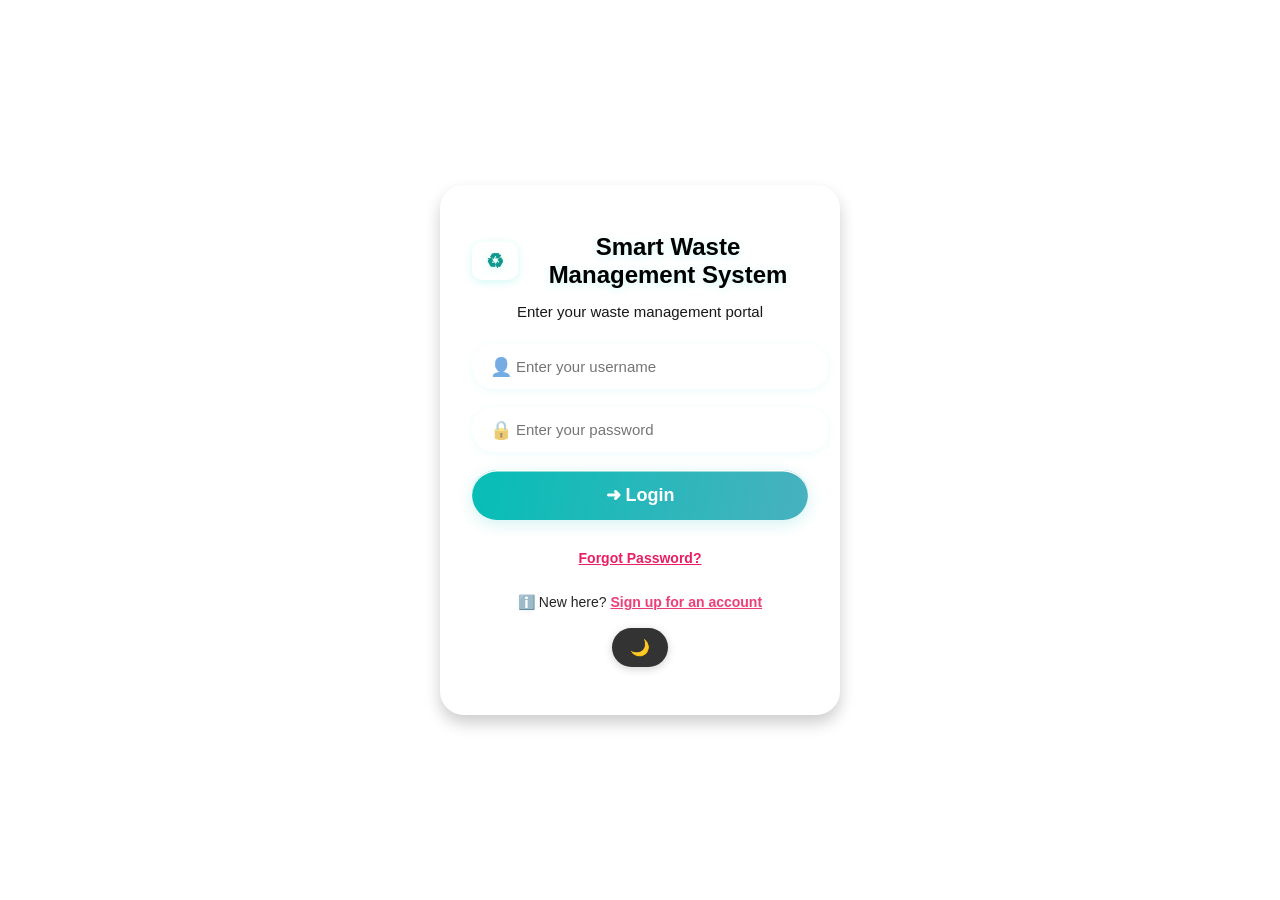
<file: index.html>
<!DOCTYPE html>
<html lang="en">
<head>
  <meta charset="UTF-8">
  <meta name="viewport" content="width=device-width, initial-scale=1.0">
  <title>Smart Waste Management System</title>
  <link rel="stylesheet" href="style.css">
</head>
<body>
  <div class="card-3d">
    <div class="card-inner">
      <div class="logo">
        <span>♻</span> Smart Waste Management System
      </div>
      <div class="subtitle">Enter your waste management portal</div>
      <div class="input-box user">
        <input type="text" id="username" placeholder="Enter your username">
      </div>
      <div class="input-box pass">
        <input type="password" id="password" placeholder="Enter your password">
      </div>
      <button class="btn login-btn" onclick="login()">➜ Login</button>
      <div id="login-feedback" style="margin-top:10px;font-size:14px;opacity:.9;"></div>
      <button class="forgot-btn" onclick="window.location.href='forgotpass.html'">Forgot Password?</button>
          <div class="footer">
        ℹ️ New here? <a href="signup.html" class="signup-link">Sign up for an account</a>
      </div>
      <button class="dark-toggle" onclick="toggleDarkMode()">🌙 </button>
      <div id="accountSection" class="account-section">
        <p id="accountUser"></p>
        <button class="logout-btn" onclick="logout()">Logout</button>
      </div>
    </div>
  </div>
  <script src="script.js"></script>
</body>
</html>
</file>
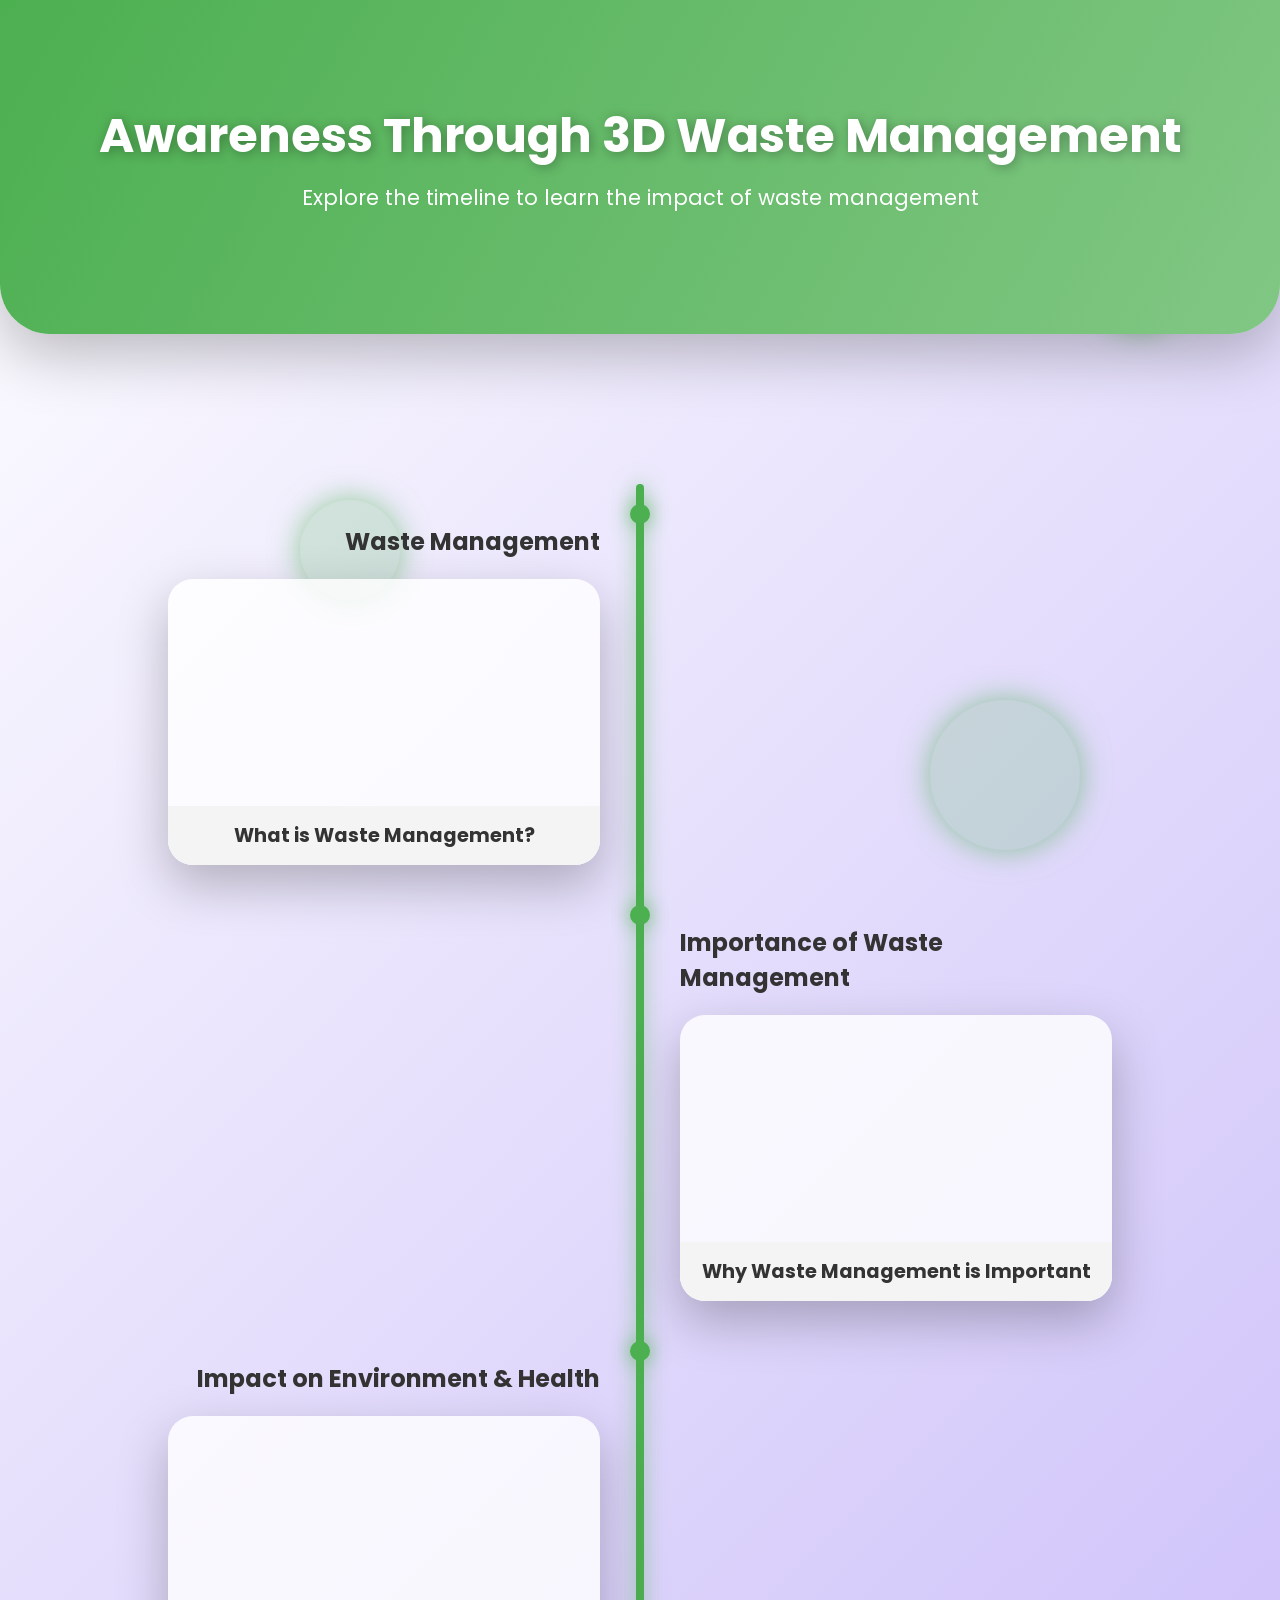
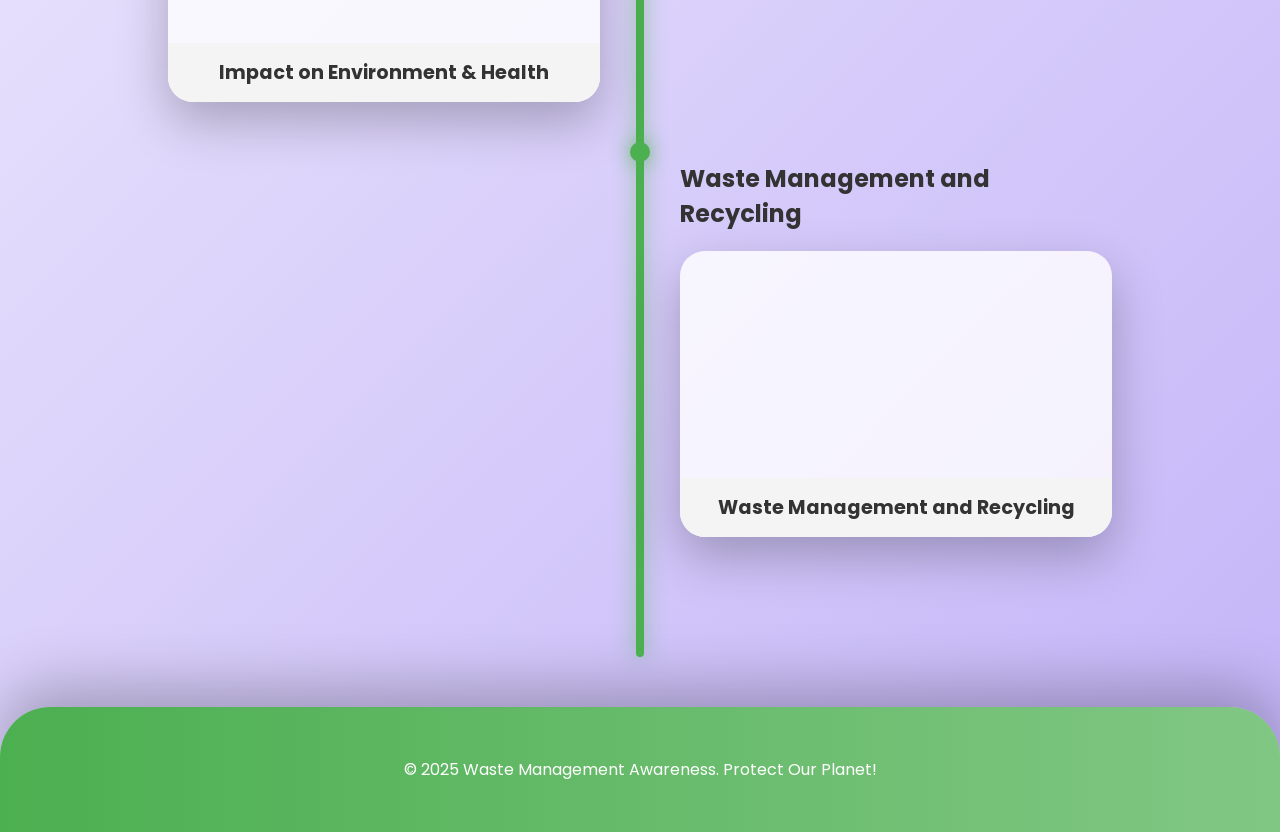
<file: awarness.html>
<!DOCTYPE html>
<html lang="en">
<head>
<meta charset="UTF-8">
<meta name="viewport" content="width=device-width, initial-scale=1.0">
<title>3D Waste Management Awareness</title>
<link href="https://fonts.googleapis.com/css2?family=Poppins:wght@400;600&display=swap" rel="stylesheet">
<link rel="stylesheet" href="awarness.css">
</head>
<body>

<!-- Floating glowing elements -->
<div class="floating-element" style="width:120px;height:120px;top:50px;left:50px;"></div>
<div class="floating-element" style="width:80px;height:80px;top:250px;right:100px;"></div>
<div class="floating-element" style="width:100px;height:100px;top:500px;left:300px;"></div>
<div class="floating-element" style="width:150px;height:150px;top:700px;right:200px;"></div>

<header>
  <h1>Awareness Through 3D Waste Management</h1>
  <p>Explore the timeline to learn the impact of waste management</p>
</header>

<div class="timeline">
  <div class="timeline-item">
    <h2>Waste Management</h2>
    <div class="video-card">
      <iframe src="https://www.youtube.com/embed/K6ppCC3lboU" allowfullscreen></iframe>
      <h2>What is Waste Management?</h2>
    </div>
  </div>
  <div class="timeline-item">
    <h2>Importance of Waste Management</h2>
    <div class="video-card">
      <iframe src="https://www.youtube.com/embed/0ZiD_Lb3Tm0" allowfullscreen></iframe>
      <h2>Why Waste Management is Important</h2>
    </div>
  </div>
  <div class="timeline-item">
    <h2>Impact on Environment & Health</h2>
    <div class="video-card">
      <iframe src="https://www.youtube.com/embed/wSUrLKvNjc4" allowfullscreen></iframe>
      <h2>Impact on Environment & Health</h2>
    </div>
  </div>
  <div class="timeline-item">
    <h2>Waste Management and Recycling</h2>
    <div class="video-card">
      <iframe src="https://www.youtube.com/embed/4JDGFNoY-rQ" allowfullscreen></iframe>
      <h2>Waste Management and Recycling</h2>
    </div>
  </div>
</div>

<footer>
  &copy; 2025 Waste Management Awareness. Protect Our Planet!
</footer>

<script src="awarness.js"></script>
</body>
</html>
</file>
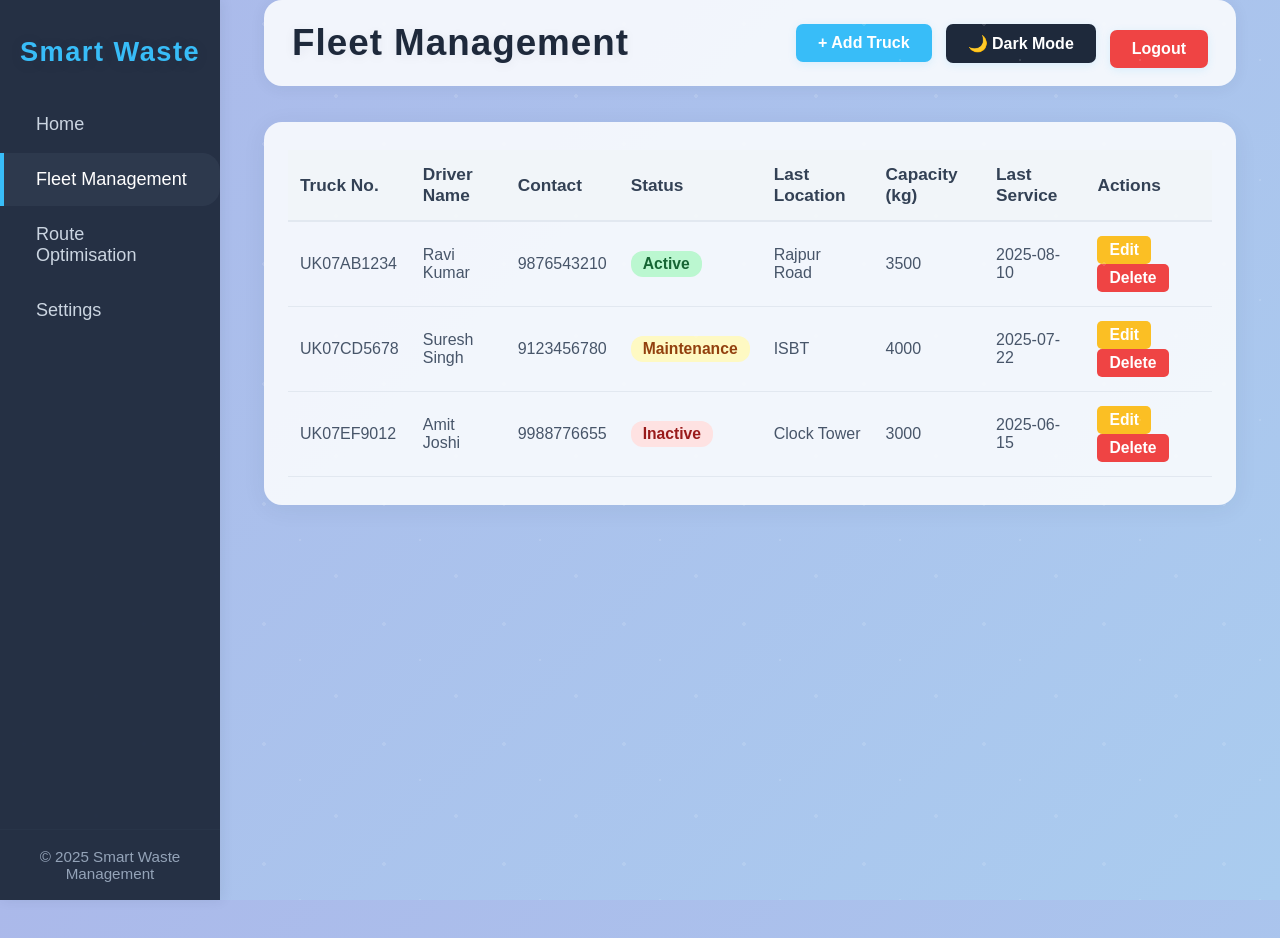
<file: fleetmanagement.html>
<!DOCTYPE html>
<html lang="en">
<head>
    <meta charset="UTF-8">
    <title>Fleet Management Dashboard</title>
    <meta name="viewport" content="width=device-width, initial-scale=1.0">
    <!-- Dashboard UI Styles -->
    <link rel="stylesheet" href="style.css">
    <style>
        :root {
            --sidebar-bg: rgba(30, 41, 59, 0.95);
            --sidebar-active: #38bdf8;
            --sidebar-hover: rgba(71, 85, 105, 0.25);
            --main-bg: linear-gradient(135deg, #abb9ea 0%, #aaccef 100%);
            --glass-bg: rgba(255,255,255,0.85);
            --glass-dark: rgba(30,41,59,0.92);
            --table-header: #f1f5f9;
            --table-header-dark: #1e293b;
            --table-row-hover: #f0f9ff;
            --table-row-hover-dark: #334155;
            --text-main: #1e293b;
            --text-main-dark: #f1f5f9;
            --btn-main: #38bdf8;
            --btn-main-hover: #0ea5e9;
            --btn-danger: #ef4444;
            --btn-warning: #fbbf24;
            --btn-dark: #1e293b;
            --btn-dark-hover: #334155;
        }
        body {
            background: var(--main-bg);
            font-family: 'Segoe UI', sans-serif;
            margin: 0;
            padding: 0;
            transition: background 0.4s;
           
        }
        .sidebar {
            position: fixed;
            left: 0; top: 0; bottom: 0;
            width: 220px;
            background: var(--sidebar-bg);
            color: #fff;
            display: flex;
            flex-direction: column;
            z-index: 10;
            box-shadow: 2px 0 12px rgba(30,41,59,0.08);
            transition: background 0.3s;
        }
        .sidebar h2 {
            font-size: 1.7rem;
            font-weight: 700;
            margin: 36px 0 28px 0;
            text-align: center;
            letter-spacing: 1.5px;
            color: #38bdf8;
            text-shadow: 0 2px 12px #1e293b33;
        }
        .sidebar nav {
            flex: 1;
        }
        .sidebar nav a {
            display: block;
            color: #cbd5e1;
            text-decoration: none;
            padding: 16px 32px;
            font-size: 1.13rem;
            border-left: 4px solid transparent;
            border-radius: 0 18px 18px 0;
            margin: 2px 0;
            transition: background 0.2s, border-color 0.2s, color 0.2s;
        }
        .sidebar nav a.active, .sidebar nav a:hover {
            background: var(--sidebar-hover);
            border-left: 4px solid var(--sidebar-active);
            color: #fff;
        }
        .sidebar .sidebar-footer {
            padding: 18px 0;
            text-align: center;
            font-size: 0.95rem;
            color: #94a3b8;
            border-top: 1px solid #33415544;
        }
        .main-content {
            margin-left: 220px;
            padding: 38px 44px;
            min-height: 100vh;
            transition: background 0.4s, color 0.4s;
        }
        .dashboard-header {
            display: flex;
            align-items: center;
            justify-content: space-between;
            margin-bottom: 36px;
            background: var(--glass-bg);
            border-radius: 18px;
            box-shadow: 0 2px 16px #1e293b11;
            padding: 18px 28px;
            transition: background 0.4s, color 0.4s;
        }
        .dashboard-header h1 {
            font-size: 2.3rem;
            font-weight: 700;
            color: var(--text-main);
            margin: 0;
            letter-spacing: 1px;
            text-shadow: 0 2px 12px #1e293b11;
            transition: color 0.4s;
        }
        .dashboard-header .header-btns {
            display: flex; gap: 14px; align-items: center;
        }
        .dashboard-header button, .dashboard-header .add-btn {
            background: var(--btn-main);
            color: #fff;
            border: none;
            border-radius: 7px;
            padding: 10px 22px;
            font-size: 1rem;
            font-weight: 600;
            cursor: pointer;
            box-shadow: 0 2px 8px #38bdf822;
            transition: background 0.2s, color 0.2s;
        }
        .dashboard-header .add-btn:hover { background: var(--btn-main-hover);}
        .dashboard-header .dark-btn {
            background: var(--btn-dark);
            color: #fff;
        }
        .dashboard-header .dark-btn:hover { background: var(--btn-dark-hover);}
        .dashboard-header .logout-btn {
            background: var(--btn-danger);
        }
        .dashboard-header .logout-btn:hover { background: #b91c1c;}
        .fleet-table-container {
            background: var(--glass-bg);
            border-radius: 18px;
            box-shadow: 0 4px 24px #1e293b11;
            padding: 28px 24px;
            overflow-x: auto;
            transition: background 0.4s, color 0.4s;
        }
        .fleet-table {
            width: 100%;
            border-collapse: collapse;
            min-width: 900px;
        }
        .fleet-table th, .fleet-table td {
            padding: 14px 12px;
            text-align: left;
        }
        .fleet-table th {
            background: var(--table-header);
            color: #334155;
            font-size: 1.08rem;
            font-weight: 700;
            border-bottom: 2px solid #e2e8f0;
            transition: background 0.4s, color 0.4s;
        }
        .fleet-table tr {
            transition: background 0.15s;
        }
        .fleet-table tr:hover {
            background: var(--table-row-hover);
        }
        .fleet-table td {
            color: #475569;
            font-size: 1rem;
            border-bottom: 1px solid #e2e8f0;
            transition: background 0.4s, color 0.4s;
        }
        .status {
            padding: 4px 12px;
            border-radius: 12px;
            font-weight: 600;
            font-size: 0.98rem;
            display: inline-block;
        }
        .status.active { background: #bbf7d0; color: #166534; }
        .status.inactive { background: #fee2e2; color: #991b1b; }
        .status.maintenance { background: #fef9c3; color: #92400e; }
        .action-btn {
            border: none;
            border-radius: 5px;
            padding: 5px 12px;
            font-weight: 600;
            font-size: 0.98rem;
            cursor: pointer;
            margin-right: 6px;
            transition: background 0.2s, color 0.2s;
        }
        .action-btn.edit { background: var(--btn-warning); color: #fff;}
        .action-btn.edit:hover { background: #d97706;}
        .action-btn.delete { background: var(--btn-danger); color: #fff;}
        .action-btn.delete:hover { background: #b91c1c;}
        @media (max-width: 900px) {
            .main-content { padding: 24px 8px; }
            .fleet-table-container { padding: 12px 2px; }
            .dashboard-header { padding: 12px 8px; }
        }
        @media (max-width: 600px) {
            .sidebar { width: 60px; }
            .sidebar h2 { display: none; }
            .sidebar nav a { padding: 12px 10px; font-size: 0.95rem; }
            .main-content { margin-left: 60px; }
        }
        /* Modal styles */
        #truckModal {
            display:none; position:fixed; top:0; left:0; width:100vw; height:100vh;
            background:rgba(30,41,59,0.25); z-index:1000;
            align-items:center; justify-content:center;
        }
        #truckForm {
            background: var(--glass-bg);
            border-radius:16px;
            padding:32px 24px;
            min-width:320px;
            box-shadow:0 8px 32px #1e293b22;
            display:flex; flex-direction:column; gap:18px;
            transition: background 0.4s, color 0.4s;
        }
        #truckForm input, #truckForm select {
            padding: 10px 12px;
            border-radius: 7px;
            border: 1px solid #cbd5e1;
            font-size: 1rem;
            outline: none;
            background: #f8fafc;
            color: #1e293b;
            transition: background 0.3s, color 0.3s;
        }
        #truckForm input:focus, #truckForm select:focus {
            border-color: #38bdf8;
            background: #e0f2fe;
        }
        #truckForm h2 {
            margin: 0 0 8px 0;
            color: var(--text-main);
            font-size: 1.3rem;
            font-weight: 700;
        }
        #truckForm button[type="submit"] {
            background: var(--btn-main);
            color: #fff;
        }
        #truckForm button[type="submit"]:hover {
            background: var(--btn-main-hover);
        }
        #truckForm button[type="button"] {
            background: #e2e8f0;
            color: #334155;
        }
        #truckForm button[type="button"]:hover {
            background: #cbd5e1;
        }
        /* Dark mode styles */
        body.dark {
            --sidebar-bg: rgba(30, 41, 59, 0.99);
            --sidebar-hover: #334155;
            --main-bg: linear-gradient(135deg, #232946 0%, #1e293b 100%);
            --glass-bg: var(--glass-dark);
            --table-header: var(--table-header-dark);
            --table-row-hover: var(--table-row-hover-dark);
            --text-main: #f1f5f9;
        }
        body.dark, body.dark .dashboard-header, body.dark .fleet-table-container, body.dark #truckForm {
            color: #f1f5f9;
        }
        body.dark .dashboard-header h1, body.dark #truckForm h2 {
            color: #f1f5f9;
        }
        body.dark .fleet-table th, body.dark .fleet-table td {
            color: #f1f5f9;
        }
        body.dark .fleet-table th {
            background: var(--table-header-dark);
        }
        body.dark .fleet-table tr:hover {
            background: var(--table-row-hover-dark);
        }
        body.dark #truckForm input, body.dark #truckForm select {
            background: #232946;
            color: #f1f5f9;
            border-color: #475569;
        }
        body.dark #truckForm input:focus, body.dark #truckForm select:focus {
            background: #334155;
        }
    </style>
</head>
<body>
    <div class="sidebar">
        <h2>Smart Waste</h2>
        <nav>
            <a href="index1.html">Home</a>
            <a href="fleetmanagement.html" class="active">Fleet Management</a>
            <a href="route.html">Route Optimisation</a>
            <a href="settings.html">Settings</a>
        </nav>
        <div class="sidebar-footer">
            &copy; 2025 Smart Waste Management
        </div>
    </div>
    <div class="main-content">
        <div class="dashboard-header">
            <h1>Fleet Management</h1>
            <div class="header-btns">
                <button class="add-btn" onclick="openAddTruckModal()">+ Add Truck</button>
                <button id="darkModeBtn" class="dark-btn" onclick="toggleDarkMode()">🌙 Dark Mode</button>
                <button class="logout-btn" onclick="logout()">Logout</button>
            </div>
        </div>
        <div class="fleet-table-container">
            <table class="fleet-table" id="fleetTable">
                <thead>
                    <tr>
                        <th>Truck No.</th>
                        <th>Driver Name</th>
                        <th>Contact</th>
                        <th>Status</th>
                        <th>Last Location</th>
                        <th>Capacity (kg)</th>
                        <th>Last Service</th>
                        <th>Actions</th>
                    </tr>
                </thead>
                <tbody>
                    <!-- Truck rows will be injected by JS -->
                </tbody>
            </table>
        </div>
    </div>

    <!-- Add/Edit Truck Modal (hidden by default) -->
    <div id="truckModal">
        <form id="truckForm">
            <h2 id="modalTitle">Add Truck</h2>
            <input type="hidden" id="editIndex">
            <input type="text" id="truckNo" placeholder="Truck Number" required>
            <input type="text" id="driverName" placeholder="Driver Name" required>
            <input type="text" id="contact" placeholder="Contact" required>
            <select id="status" required>
                <option value="active">Active</option>
                <option value="inactive">Inactive</option>
                <option value="maintenance">Maintenance</option>
            </select>
            <input type="text" id="lastLocation" placeholder="Last Location" required>
            <input type="number" id="capacity" placeholder="Capacity (kg)" required>
            <input type="date" id="lastService" required>
            <div style="display:flex; gap:12px; justify-content:flex-end;">
                <button type="button" onclick="closeTruckModal()">Cancel</button>
                <button type="submit">Save</button>
            </div>
        </form>
    </div>

    <script>
        // Sample truck data
        let trucks = [
            {
                truckNo: "UK07AB1234",
                driverName: "Ravi Kumar",
                contact: "9876543210",
                status: "active",
                lastLocation: "Rajpur Road",
                capacity: 3500,
                lastService: "2025-08-10"
            },
            {
                truckNo: "UK07CD5678",
                driverName: "Suresh Singh",
                contact: "9123456780",
                status: "maintenance",
                lastLocation: "ISBT",
                capacity: 4000,
                lastService: "2025-07-22"
            },
            {
                truckNo: "UK07EF9012",
                driverName: "Amit Joshi",
                contact: "9988776655",
                status: "inactive",
                lastLocation: "Clock Tower",
                capacity: 3000,
                lastService: "2025-06-15"
            }
        ];

        function renderFleetTable() {
            const tbody = document.querySelector("#fleetTable tbody");
            tbody.innerHTML = "";
            trucks.forEach((truck, idx) => {
                tbody.innerHTML += `
                    <tr>
                        <td>${truck.truckNo}</td>
                        <td>${truck.driverName}</td>
                        <td>${truck.contact}</td>
                        <td><span class="status ${truck.status}">${capitalize(truck.status)}</span></td>
                        <td>${truck.lastLocation}</td>
                        <td>${truck.capacity}</td>
                        <td>${truck.lastService}</td>
                        <td>
                            <button class="action-btn edit" onclick="editTruck(${idx})">Edit</button>
                            <button class="action-btn delete" onclick="deleteTruck(${idx})">Delete</button>
                        </td>
                    </tr>
                `;
            });
        }

        function capitalize(str) {
            return str.charAt(0).toUpperCase() + str.slice(1);
        }

        function openAddTruckModal() {
            document.getElementById("truckForm").reset();
            document.getElementById("editIndex").value = "";
            document.getElementById("modalTitle").innerText = "Add Truck";
            document.getElementById("truckModal").style.display = "flex";
        }

        function closeTruckModal() {
            document.getElementById("truckModal").style.display = "none";
        }

        function editTruck(idx) {
            const truck = trucks[idx];
            document.getElementById("editIndex").value = idx;
            document.getElementById("truckNo").value = truck.truckNo;
            document.getElementById("driverName").value = truck.driverName;
            document.getElementById("contact").value = truck.contact;
            document.getElementById("status").value = truck.status;
            document.getElementById("lastLocation").value = truck.lastLocation;
            document.getElementById("capacity").value = truck.capacity;
            document.getElementById("lastService").value = truck.lastService;
            document.getElementById("modalTitle").innerText = "Edit Truck";
            document.getElementById("truckModal").style.display = "flex";
        }

        function deleteTruck(idx) {
            if (confirm("Are you sure you want to delete this truck?")) {
                trucks.splice(idx, 1);
                renderFleetTable();
            }
        }

        document.getElementById("truckForm").onsubmit = function(e) {
            e.preventDefault();
            const idx = document.getElementById("editIndex").value;
            const truck = {
                truckNo: document.getElementById("truckNo").value,
                driverName: document.getElementById("driverName").value,
                contact: document.getElementById("contact").value,
                status: document.getElementById("status").value,
                lastLocation: document.getElementById("lastLocation").value,
                capacity: document.getElementById("capacity").value,
                lastService: document.getElementById("lastService").value
            };
            if (idx === "") {
                trucks.push(truck);
            } else {
                trucks[idx] = truck;
            }
            closeTruckModal();
            renderFleetTable();
        };

        // Close modal on outside click
        window.onclick = function(event) {
            const modal = document.getElementById("truckModal");
            if (event.target === modal) {
                closeTruckModal();
            }
        };

        // Dark mode toggle
        function toggleDarkMode() {
            document.body.classList.toggle('dark');
            const btn = document.getElementById('darkModeBtn');
            if(document.body.classList.contains('dark')) {
                btn.innerHTML = "☀️ Light Mode";
            } else {
                btn.innerHTML = "🌙 Dark Mode";
            }
        }

        // Logout button
        function logout() {
            if(confirm("Are you sure you want to logout?")) {
                window.location.href = "index.html";
            }
        }

        // Initial render
        renderFleetTable();
    </script>
</body>
</html>
</file>
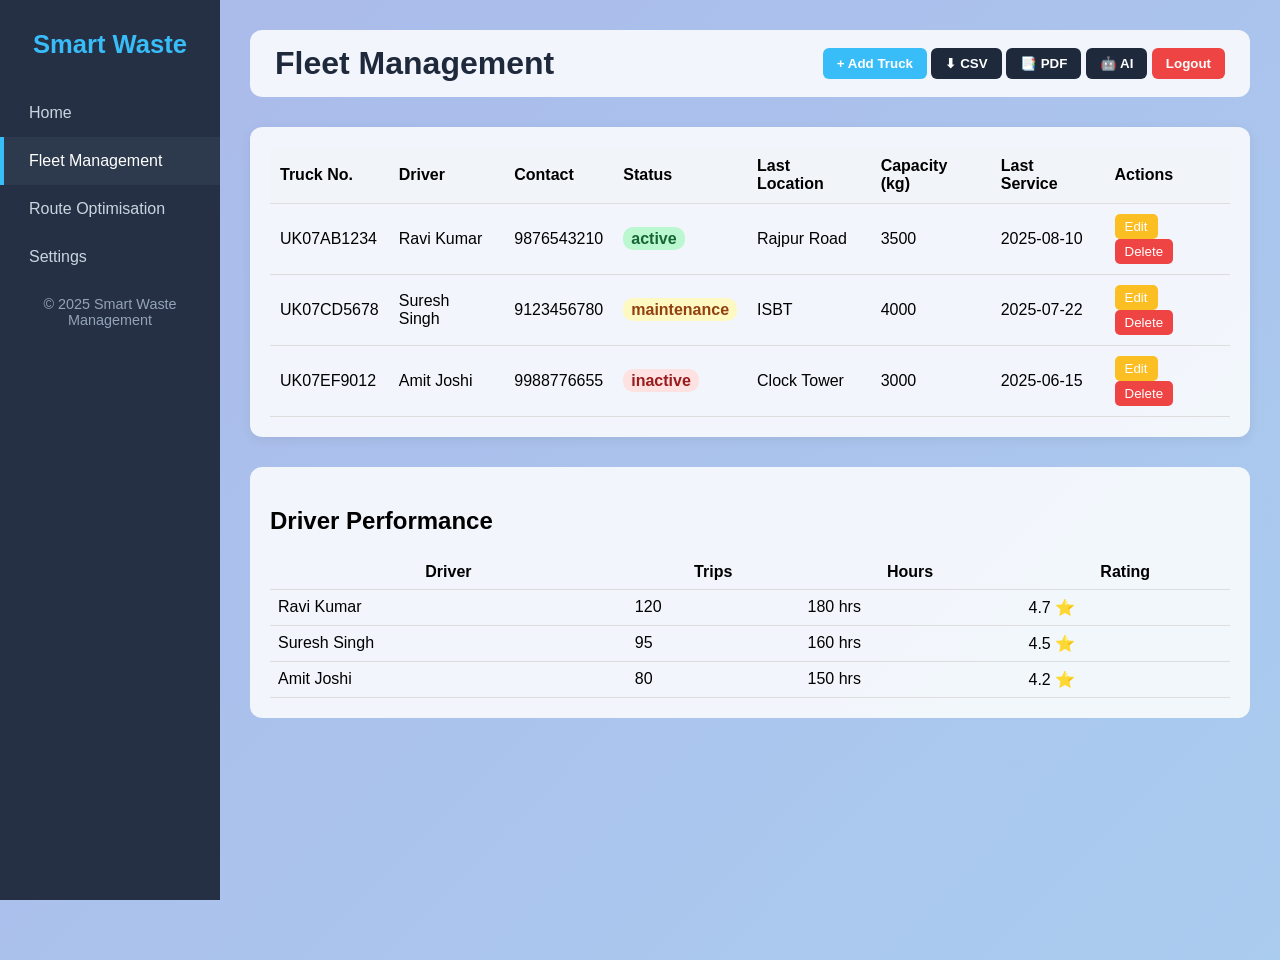
<file: fleetmanagement1.html>
<!DOCTYPE html>
<html lang="en">
<head>
  <meta charset="UTF-8">
  <title>Fleet Management Dashboard</title>
  <meta name="viewport" content="width=device-width, initial-scale=1.0">
  <style>
    :root {
      --sidebar-bg: rgba(30, 41, 59, 0.95);
      --sidebar-active: #38bdf8;
      --sidebar-hover: rgba(71, 85, 105, 0.25);
      --main-bg: linear-gradient(135deg, #abb9ea 0%, #aaccef 100%);
      --glass-bg: rgba(255,255,255,0.85);
      --table-header: #f1f5f9;
      --table-row-hover: #f0f9ff;
      --text-main: #1e293b;
      --btn-main: #38bdf8;
      --btn-main-hover: #0ea5e9;
      --btn-danger: #ef4444;
      --btn-warning: #fbbf24;
      --btn-dark: #1e293b;
      --btn-dark-hover: #334155;
    }
    body {
      background: var(--main-bg);
      font-family: 'Segoe UI', sans-serif;
      margin: 0;
      padding: 0;
    }
    .sidebar {
      position: fixed; left: 0; top: 0; bottom: 0;
      width: 220px; background: var(--sidebar-bg); color: #fff;
      display: flex; flex-direction: column; z-index: 10;
    }
    .sidebar h2 {
      font-size: 1.6rem; margin: 30px 0; text-align: center;
      color: #38bdf8; font-weight: bold;
    }
    .sidebar nav a {
      display: block; padding: 15px 25px;
      text-decoration: none; color: #cbd5e1;
      border-left: 4px solid transparent;
      transition: 0.2s;
    }
    .sidebar nav a.active, .sidebar nav a:hover {
      background: var(--sidebar-hover);
      border-left-color: var(--sidebar-active);
      color: #fff;
    }
    .sidebar-footer {
      padding: 15px; font-size: 0.9rem; text-align: center; color: #94a3b8;
    }
    .main-content {
      margin-left: 220px; padding: 30px;
      min-height: 100vh;
    }
    .dashboard-header {
      display: flex; justify-content: space-between; align-items: center;
      background: var(--glass-bg); padding: 15px 25px;
      border-radius: 12px; margin-bottom: 30px;
    }
    .dashboard-header h1 { margin: 0; color: var(--text-main); }
    .header-btns button {
      border: none; border-radius: 6px; padding: 8px 14px;
      font-weight: bold; cursor: pointer; color: #fff;
    }
    .header-btns button:hover { opacity: 0.9; }
    .dark-btn { background: var(--btn-dark); }
    .dark-btn:hover { background: var(--btn-dark-hover); }
    .logout-btn { background: var(--btn-danger); }
    .fleet-table-container {
      background: var(--glass-bg); border-radius: 12px; padding: 20px;
      overflow-x: auto; box-shadow: 0 3px 12px #0001;
    }
    .fleet-table { width: 100%; border-collapse: collapse; }
    .fleet-table th, .fleet-table td {
      border-bottom: 1px solid #ddd; padding: 10px;
      text-align: left;
    }
    .fleet-table th { background: var(--table-header); }
    .fleet-table tr:hover { background: var(--table-row-hover); }
    .status { padding: 3px 8px; border-radius: 10px; font-weight: bold; }
    .status.active { background: #bbf7d0; color: #166534; }
    .status.inactive { background: #fee2e2; color: #991b1b; }
    .status.maintenance { background: #fef9c3; color: #92400e; }
    .action-btn { border: none; border-radius: 5px; padding: 5px 10px; cursor: pointer; }
    .action-btn.edit { background: var(--btn-warning); color: #fff; }
    .action-btn.delete { background: var(--btn-danger); color: #fff; }
    #driverPerformance { margin-top: 30px; background: var(--glass-bg); border-radius: 12px; padding: 20px; }
    #driverPerformance table { width: 100%; border-collapse: collapse; }
    #driverPerformance th, #driverPerformance td { padding: 8px; border-bottom: 1px solid #ddd; }
    /* Modals */
    #truckModal, #aiModal {
      display: none; position: fixed; top: 0; left: 0; width: 100%; height: 100%;
      background: rgba(0,0,0,0.4); z-index: 2000; align-items: center; justify-content: center;
    }
    #truckForm, #aiModal div {
      background: var(--glass-bg); padding: 20px; border-radius: 12px;
      box-shadow: 0 4px 20px #0002;
    }
    #truckForm input, #truckForm select { padding: 8px; border: 1px solid #ccc; border-radius: 6px; }
  </style>
</head>
<body>
  <div class="sidebar">
    <h2>Smart Waste</h2>
    <nav>
      <a href="index1.html">Home</a>
      <a href="fleetmanagement.html" class="active">Fleet Management</a>
      <a href="route.html">Route Optimisation</a>
      <a href="settings.html">Settings</a>
    </nav>
    <div class="sidebar-footer">&copy; 2025 Smart Waste Management</div>
  </div>

  <div class="main-content">
    <div class="dashboard-header">
      <h1>Fleet Management</h1>
      <div class="header-btns">
        <button onclick="openAddTruckModal()" style="background:var(--btn-main)">+ Add Truck</button>
        <button onclick="exportCSV()" class="dark-btn">⬇ CSV</button>
        <button onclick="exportPDF()" class="dark-btn">📑 PDF</button>
        <button onclick="showAISuggestions()" class="dark-btn">🤖 AI</button>
        <button class="logout-btn" onclick="logout()">Logout</button>
      </div>
    </div>

    <div class="fleet-table-container">
      <table class="fleet-table" id="fleetTable">
        <thead>
          <tr><th>Truck No.</th><th>Driver</th><th>Contact</th><th>Status</th><th>Last Location</th><th>Capacity (kg)</th><th>Last Service</th><th>Actions</th></tr>
        </thead>
        <tbody></tbody>
      </table>
    </div>

    <div id="driverPerformance">
      <h2>Driver Performance</h2>
      <table>
        <thead><tr><th>Driver</th><th>Trips</th><th>Hours</th><th>Rating</th></tr></thead>
        <tbody id="performanceTable"></tbody>
      </table>
    </div>
  </div>

  <!-- Add/Edit Truck Modal -->
  <div id="truckModal">
    <form id="truckForm">
      <h2 id="modalTitle">Add Truck</h2>
      <input type="hidden" id="editIndex">
      <input type="text" id="truckNo" placeholder="Truck Number" required>
      <input type="text" id="driverName" placeholder="Driver Name" required>
      <input type="text" id="contact" placeholder="Contact" required>
      <select id="status" required>
        <option value="active">Active</option>
        <option value="inactive">Inactive</option>
        <option value="maintenance">Maintenance</option>
      </select>
      <input type="text" id="lastLocation" placeholder="Last Location" required>
      <input type="number" id="capacity" placeholder="Capacity (kg)" required>
      <input type="date" id="lastService" required>
      <div style="margin-top:10px; display:flex; gap:10px; justify-content:flex-end;">
        <button type="button" onclick="closeTruckModal()">Cancel</button>
        <button type="submit" style="background:var(--btn-main);color:#fff;">Save</button>
      </div>
    </form>
  </div>

  <!-- AI Suggestions Modal -->
  <div id="aiModal">
    <div>
      <h3>🤖 AI Suggestions</h3>
      <ul id="aiList" style="list-style:none; padding:0;"></ul>
      <button onclick="closeAISuggestions()" style="margin-top:15px;">Close</button>
    </div>
  </div>

<script>
let trucks = [
  { truckNo: "UK07AB1234", driverName: "Ravi Kumar", contact: "9876543210", status: "active", lastLocation: "Rajpur Road", capacity: 3500, lastService: "2025-08-10" },
  { truckNo: "UK07CD5678", driverName: "Suresh Singh", contact: "9123456780", status: "maintenance", lastLocation: "ISBT", capacity: 4000, lastService: "2025-07-22" },
  { truckNo: "UK07EF9012", driverName: "Amit Joshi", contact: "9988776655", status: "inactive", lastLocation: "Clock Tower", capacity: 3000, lastService: "2025-06-15" }
];
let driverStats = [
  { name: "Ravi Kumar", trips: 120, hours: 180, rating: 4.7 },
  { name: "Suresh Singh", trips: 95, hours: 160, rating: 4.5 },
  { name: "Amit Joshi", trips: 80, hours: 150, rating: 4.2 }
];

function renderFleetTable(){
  const tbody=document.querySelector("#fleetTable tbody");
  tbody.innerHTML="";
  trucks.forEach((t,i)=>{
    tbody.innerHTML+=`<tr>
      <td>${t.truckNo}</td><td>${t.driverName}</td><td>${t.contact}</td>
      <td><span class="status ${t.status}">${t.status}</span></td>
      <td>${t.lastLocation}</td><td>${t.capacity}</td><td>${t.lastService}</td>
      <td>
        <button class="action-btn edit" onclick="editTruck(${i})">Edit</button>
        <button class="action-btn delete" onclick="deleteTruck(${i})">Delete</button>
      </td></tr>`;
  });
}
function renderPerformance(){
  const tbody=document.getElementById("performanceTable");
  tbody.innerHTML="";
  driverStats.forEach(d=>{
    tbody.innerHTML+=`<tr><td>${d.name}</td><td>${d.trips}</td><td>${d.hours} hrs</td><td>${d.rating} ⭐</td></tr>`;
  });
}
function openAddTruckModal(){ document.getElementById("truckForm").reset(); document.getElementById("editIndex").value=""; document.getElementById("modalTitle").innerText="Add Truck"; document.getElementById("truckModal").style.display="flex"; }
function closeTruckModal(){ document.getElementById("truckModal").style.display="none"; }
function editTruck(i){ let t=trucks[i]; document.getElementById("editIndex").value=i; document.getElementById("truckNo").value=t.truckNo; document.getElementById("driverName").value=t.driverName; document.getElementById("contact").value=t.contact; document.getElementById("status").value=t.status; document.getElementById("lastLocation").value=t.lastLocation; document.getElementById("capacity").value=t.capacity; document.getElementById("lastService").value=t.lastService; document.getElementById("modalTitle").innerText="Edit Truck"; document.getElementById("truckModal").style.display="flex"; }
function deleteTruck(i){ if(confirm("Delete this truck?")){ trucks.splice(i,1); renderFleetTable(); } }
document.getElementById("truckForm").onsubmit=function(e){ e.preventDefault(); let i=document.getElementById("editIndex").value; let t={ truckNo:truckNo.value, driverName:driverName.value, contact:contact.value, status:status.value, lastLocation:lastLocation.value, capacity:capacity.value, lastService:lastService.value }; if(i==="") trucks.push(t); else trucks[i]=t; closeTruckModal(); renderFleetTable(); };

function exportCSV(){ let csv="Truck No.,Driver,Contact,Status,Last Location,Capacity,Last Service\n"; trucks.forEach(t=>{ csv+=`${t.truckNo},${t.driverName},${t.contact},${t.status},${t.lastLocation},${t.capacity},${t.lastService}\n`; }); const blob=new Blob([csv],{type:"text/csv"}); const link=document.createElement("a"); link.href=URL.createObjectURL(blob); link.download="fleet_report.csv"; link.click(); }
function exportPDF(){ let win=window.open(""); win.document.write("<h2>Fleet Report</h2>"+document.getElementById("fleetTable").outerHTML); win.print(); }

function showAISuggestions(){ let list=document.getElementById("aiList"); list.innerHTML=""; trucks.forEach(t=>{ if(t.status==="active"&&t.capacity>3500) list.innerHTML+=`<li>✅ Use <b>${t.truckNo}</b> for high load routes near ${t.lastLocation}</li>`; else if(t.status==="maintenance") list.innerHTML+=`<li>⚠ ${t.truckNo} under maintenance</li>`; else if(t.status==="inactive") list.innerHTML+=`<li>🚫 ${t.truckNo} idle, reassign routes.</li>`; }); document.getElementById("aiModal").style.display="flex"; }
function closeAISuggestions(){ document.getElementById("aiModal").style.display="none"; }
function logout(){ alert("Logged out!"); }

// Close modal on outside click
window.onclick=function(e){ if(e.target.id==="truckModal") closeTruckModal(); if(e.target.id==="aiModal") closeAISuggestions(); }

renderFleetTable(); renderPerformance();
</script>
</body>
</html>
</file>
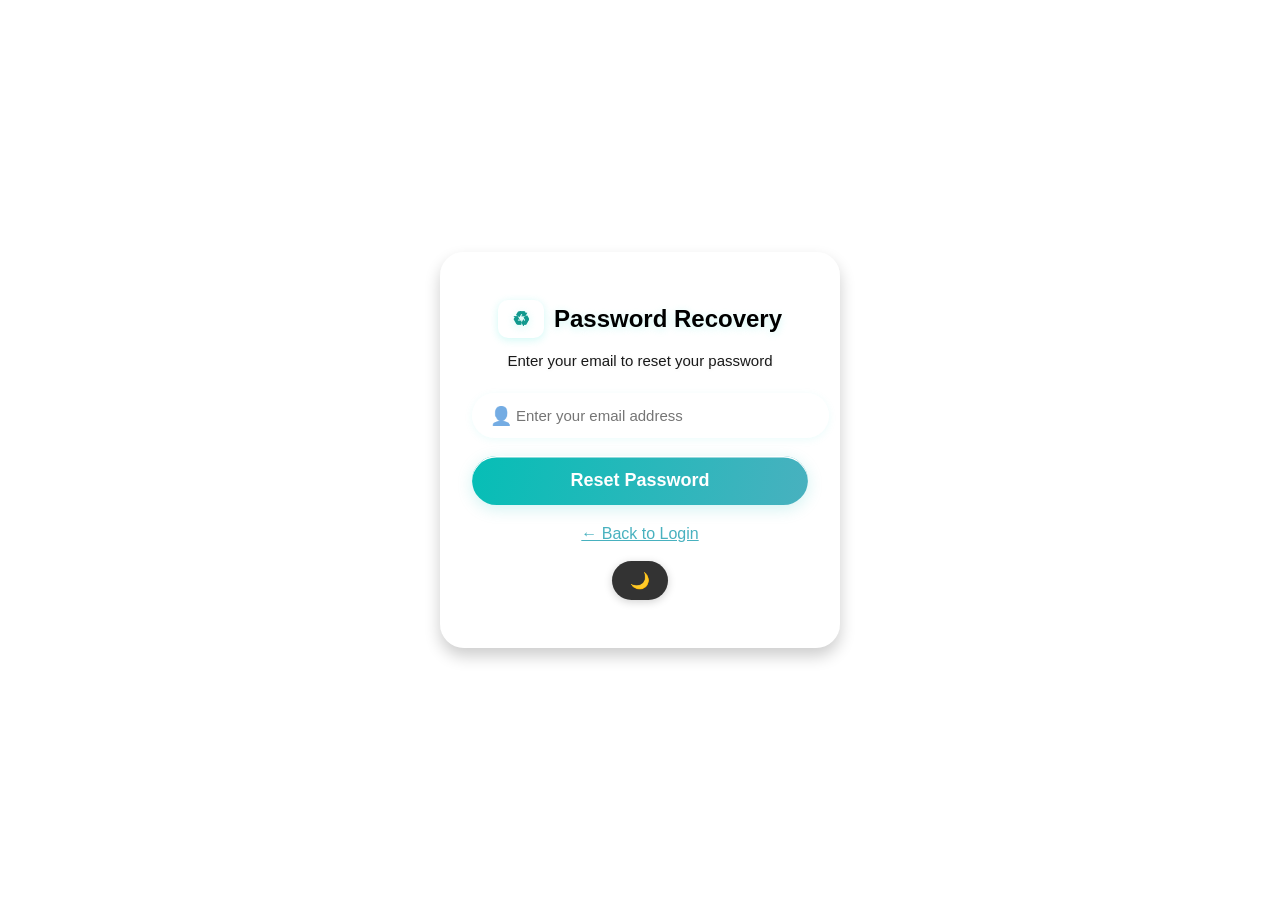
<file: forgotpass.html>
<!DOCTYPE html>
<html lang="en">
<head>
  <meta charset="UTF-8">
  <meta name="viewport" content="width=device-width, initial-scale=1.0">
  <title>Password Recovery - Smart Waste Management System</title>
  <link rel="stylesheet" href="style.css">
  <style>
    .recovery-message {
      margin-top: 20px;
      padding: 15px;
      border-radius: 10px;
      background-color: rgba(255,255,255,0.2);
      display: none;
    }
    
    .success {
      background-color: rgba(76, 175, 80, 0.3);
      color: #2e7d32;
    }
    
    .error {
      background-color: rgba(244, 67, 54, 0.3);
      color: #c62828;
    }
    
    .back-link {
      margin-top: 20px;
      color: #48b1bf;
      text-decoration: underline;
      cursor: pointer;
    }
  </style>
</head>
<body>
  <div class="card-3d">
    <div class="card-inner">
      <div class="logo">
        <span>♻</span> Password Recovery
      </div>
      <div class="subtitle">Enter your email to reset your password</div>
      <div class="input-box user">
        <input type="text" id="email" placeholder="Enter your email address">
      </div>
      <button class="btn login-btn" onclick="recoverPassword()">Reset Password</button>
      <div id="recoveryMessage" class="recovery-message">
        <!-- Message will be displayed here -->
      </div>
      <div class="back-link" onclick="window.location.href='index.html'">
        ← Back to Login
      </div>
      <button class="dark-toggle" onclick="toggleDarkMode()">🌙 </button>
    </div>
  </div>
  
  <script>
    // Password recovery function
    function recoverPassword() {
      const email = document.getElementById('email').value.trim();
      const messageDiv = document.getElementById('recoveryMessage');
      
      if (!email) {
        messageDiv.textContent = 'Please enter your email address.';
        messageDiv.className = 'recovery-message error';
        messageDiv.style.display = 'block';
        return;
      }
      
      // Email validation
      const emailRegex = /^[^\s@]+@[^\s@]+\.[^\s@]+$/;
      if (!emailRegex.test(email)) {
        messageDiv.textContent = 'Please enter a valid email address.';
        messageDiv.className = 'recovery-message error';
        messageDiv.style.display = 'block';
        return;
      }
      
      // Simulate password recovery process
      messageDiv.textContent = `Password reset instructions have been sent to ${email}. Please check your inbox.`;
      messageDiv.className = 'recovery-message success';
      messageDiv.style.display = 'block';
      
      // Clear the input field
      document.getElementById('email').value = '';
    }
    
    // Simple dark mode toggle
    function toggleDarkMode() {
      if (document.documentElement.getAttribute('data-theme') === 'dark') {
        document.documentElement.removeAttribute('data-theme');
      } else {
        document.documentElement.setAttribute('data-theme', 'dark');
      }
    }
    
    // Card styling (no 3D movement)
    const card3d = document.querySelector('.card-3d');
    const cardInner = document.querySelector('.card-inner');
    
    // Set static styling without 3D effects
    if (cardInner) {
      cardInner.style.transform = 'scale(1)';
    }
  </script>
</body>
</html>
</file>
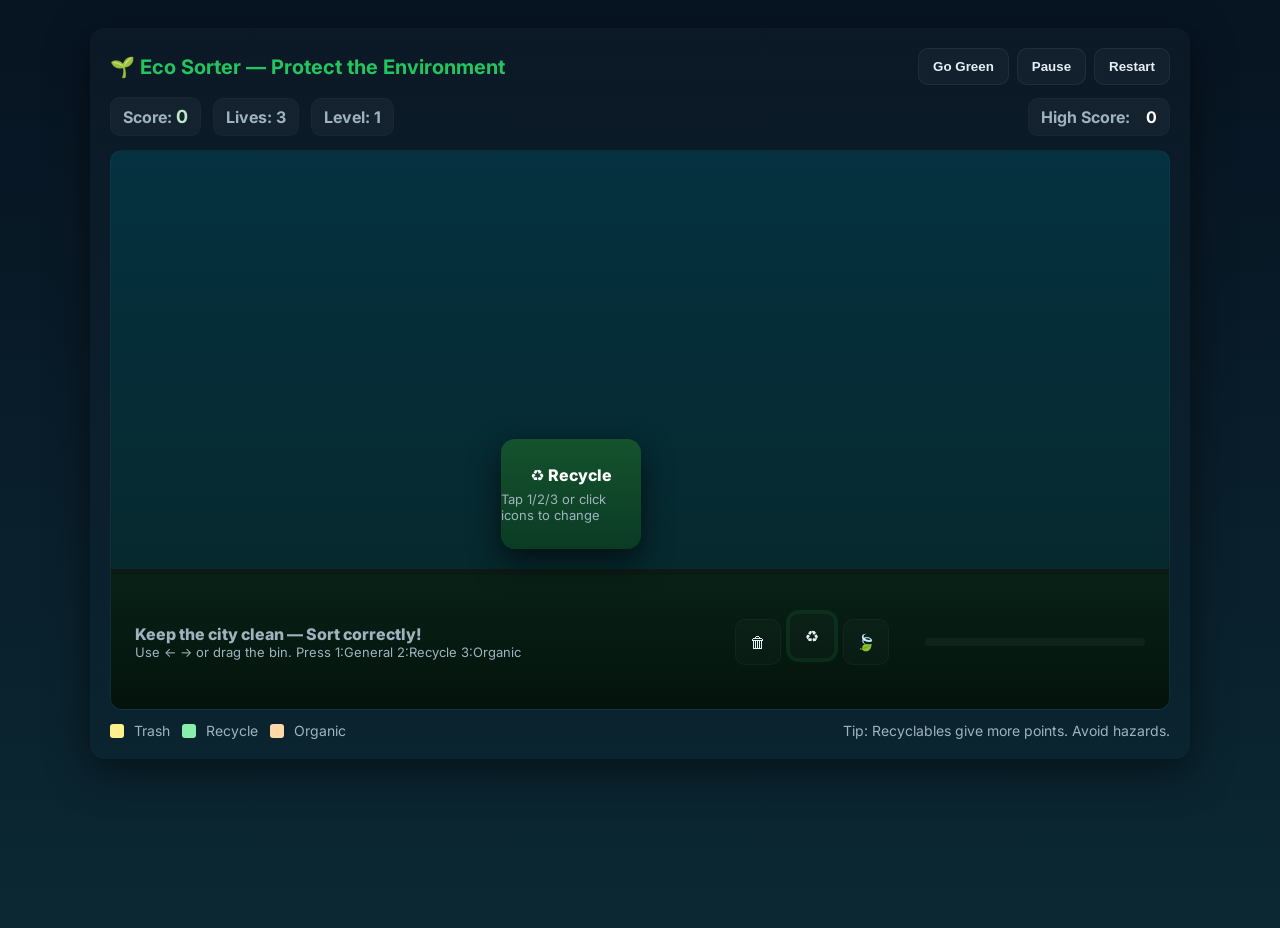
<file: protect_environment_game.html>
<!DOCTYPE html>
<html lang="en">
<head>
  <meta charset="utf-8" />
  <meta name="viewport" content="width=device-width, initial-scale=1" />
  <title>Eco Sorter — Protect the Environment</title>
  <link href="https://fonts.googleapis.com/css2?family=Inter:wght@300;600;700&display=swap" rel="stylesheet">
  <style>
    :root{
      --bg-1:#071422;
      --bg-2:#0b2833;
      --card:rgba(255,255,255,0.04);
      --muted:#9fb3bf;
      --accent:#22c55e;
      --danger:#ef4444;
      --glass: rgba(255,255,255,0.03);
      --glass-2: rgba(255,255,255,0.02);
    }
    *{box-sizing:border-box}
    html,body{height:100%;margin:0;font-family:Inter,system-ui,-apple-system,Segoe UI,Roboto,Arial;color:#e6eef6;background:linear-gradient(180deg,var(--bg-1),var(--bg-2));}
    .wrap{max-width:1100px;margin:28px auto;padding:20px;border-radius:14px;background:linear-gradient(180deg,rgba(255,255,255,0.02),transparent);box-shadow:0 12px 40px rgba(0,0,0,0.5);}
    header{display:flex;align-items:center;justify-content:space-between;gap:12px}
    h1{margin:0;font-size:20px;color:var(--accent);}
    .controls{display:flex;gap:8px}
    .btn{background:var(--glass);border:1px solid rgba(255,255,255,0.06);padding:10px 14px;border-radius:10px;color:#e6eef6;font-weight:600;cursor:pointer;transition:all .18s;}
    .btn:hover{transform:translateY(-3px);box-shadow:0 8px 20px rgba(0,0,0,0.35);}

    .hud{display:flex;gap:12px;align-items:center;margin-top:12px}
    .panel{background:var(--card);padding:8px 12px;border-radius:10px;border:1px solid rgba(255,255,255,0.02);color:var(--muted);font-weight:700}
    .score{color:#bde7c6;font-size:18px}

    .game-area{position:relative;height:560px;margin-top:14px;border-radius:12px;overflow:hidden;border:1px solid rgba(255,255,255,0.03);background:linear-gradient(180deg,#053140,#062628);}
    .sky{position:absolute;inset:0;pointer-events:none}

    .ground{position:absolute;left:0;right:0;bottom:0;height:140px;background:linear-gradient(180deg,#082117,#04130c);border-top:6px solid rgba(255,255,255,0.03);display:flex;align-items:center;justify-content:space-between;padding:0 24px}
    .ground .left{text-align:left;color:var(--muted)}

    /* Player bin */
    #playerBin{position:absolute;bottom:160px;left:50%;transform:translateX(-50%);width:140px;height:110px;border-radius:14px;background:linear-gradient(180deg,#14532d,#0b3b24);color:white;display:flex;align-items:center;justify-content:center;flex-direction:column;box-shadow:0 12px 30px rgba(0,0,0,0.6);cursor:grab;z-index:40}
    #playerBin.dragging{cursor:grabbing}
    #playerBin .type{font-weight:800}
    #playerBin .label{font-size:13px;color:var(--muted);margin-top:6px}

    /* small bin selector */
    .bin-select{display:flex;gap:8px;align-items:center}
    .bin-btn{width:46px;height:46px;border-radius:10px;display:flex;align-items:center;justify-content:center;background:var(--glass-2);border:1px solid rgba(255,255,255,0.03);cursor:pointer}
    .bin-btn.active{outline:3px solid rgba(34,197,94,0.12);transform:translateY(-6px)}

    /* falling items */
    .item{position:absolute;width:52px;height:52px;border-radius:12px;display:flex;align-items:center;justify-content:center;font-size:22px;color:#072022;font-weight:700;z-index:30;box-shadow:0 10px 20px rgba(0,0,0,0.35)}
    .item.trash{background:#fef08a}
    .item.recycle{background:#86efac}
    .item.organic{background:#ffd8a8}
    .item.hazard{background:#ffb4c6}

    /* overlays */
    .overlay{position:absolute;inset:0;display:flex;align-items:center;justify-content:center;z-index:100;pointer-events:none}
    .paused{background:linear-gradient(180deg,rgba(2,6,23,0.6),rgba(2,6,23,0.8));color:var(--muted);font-size:24px}

    .info{display:flex;align-items:center;gap:12px;margin-top:12px;color:var(--muted);font-size:14px}

    .progress{height:8px;background:rgba(255,255,255,0.04);border-radius:8px;overflow:hidden;width:220px}
    .progress > i{display:block;height:100%;background:linear-gradient(90deg,#34d399,#10b981);width:0%}

    /* responsive */
    @media(max-width:700px){
      .wrap{padding:12px}
      #playerBin{width:110px;height:88px}
      .game-area{height:480px}
    }
  </style>
</head>
<body>
  <div class="wrap">
    <header>
      <h1>🌱 Eco Sorter — Protect the Environment</h1>
      <div class="controls">
        <button id="startBtn" class="btn">Go Green</button>
        <button id="pauseBtn" class="btn">Pause</button>
        <button id="restartBtn" class="btn">Restart</button>
      </div>
    </header>

    <div class="hud">
      <div class="panel">Score: <span id="score" class="score">0</span></div>
      <div class="panel">Lives: <span id="lives">3</span></div>
      <div class="panel">Level: <span id="level">1</span></div>
      <div style="flex:1"></div>
      <div class="panel" style="display:flex;gap:8px;align-items:center">High Score: <strong id="highScore" style="margin-left:8px;color:#fff"></strong></div>
    </div>

    <div class="game-area" id="gameArea">
      <div class="sky" id="sky"></div>

      <!-- player bin (movable) -->
      <div id="playerBin" role="button" tabindex="0">
        <div class="type">♻ Recycle</div>
        <div class="label">Tap 1/2/3 or click icons to change</div>
      </div>

      <!-- ground with small selectors -->
      <div class="ground">
        <div class="left">
          <div style="font-weight:800">Keep the city clean — Sort correctly!</div>
          <div style="font-size:13px;color:var(--muted)">Use ← → or drag the bin. Press 1:General 2:Recycle 3:Organic</div>
        </div>

        <div style="display:flex;align-items:center;gap:12px">
          <div class="bin-select">
            <div class="bin-btn" data-type="trash" id="btnTrash">🗑</div>
            <div class="bin-btn active" data-type="recycle" id="btnRecycle">♻</div>
            <div class="bin-btn" data-type="organic" id="btnOrganic">🍃</div>
          </div>
          <div style="width:12px"></div>
          <div class="progress" title="progress to next level"><i id="progressBar"></i></div>
        </div>
      </div>

      <div id="pausedOverlay" class="overlay" style="display:none;pointer-events:auto"><div class="paused">Paused</div></div>
      <div id="gameOverOverlay" class="overlay" style="display:none;pointer-events:auto"></div>
    </div>

    <div class="info">
      <div style="display:flex;gap:10px;align-items:center">
        <div style="width:14px;height:14px;background:#fef08a;border-radius:3px"></div> Trash
      </div>
      <div style="display:flex;gap:10px;align-items:center">
        <div style="width:14px;height:14px;background:#86efac;border-radius:3px"></div> Recycle
      </div>
      <div style="display:flex;gap:10px;align-items:center">
        <div style="width:14px;height:14px;background:#ffd8a8;border-radius:3px"></div> Organic
      </div>
      <div style="display:flex;flex:1"></div>
      <div style="color:var(--muted)">Tip: Recyclables give more points. Avoid hazards.</div>
    </div>
  </div>

  <script>
    // Eco Sorter - corrected & enhanced
    (function(){
      // elements
      const gameArea = document.getElementById('gameArea');
      const sky = document.getElementById('sky');
      const playerBin = document.getElementById('playerBin');
      const startBtn = document.getElementById('startBtn');
      const pauseBtn = document.getElementById('pauseBtn');
      const restartBtn = document.getElementById('restartBtn');
      const scoreEl = document.getElementById('score');
      const livesEl = document.getElementById('lives');
      const levelEl = document.getElementById('level');
      const progressBar = document.getElementById('progressBar');
      const pausedOverlay = document.getElementById('pausedOverlay');
      const gameOverOverlay = document.getElementById('gameOverOverlay');
      const highScoreEl = document.getElementById('highScore');

      const binButtons = Array.from(document.querySelectorAll('.bin-btn'));

      let rect = gameArea.getBoundingClientRect();
      let width = rect.width, height = rect.height;

      // game state
      const state = {
        running:false,
        paused:false,
        score:0,
        lives:3,
        level:1,
        speed:1,
        spawnRate:1400,
        items:[],
        lastSpawn:0,
        lastFrame:0,
        playerX:0,
        playerType:'recycle', // current selected type
        highScore: Number(localStorage.getItem('ecoHighScore') || 0),
      };

      highScoreEl.textContent = state.highScore;

      const types = [
        {key:'trash',emoji:'🗑',bin:'trash',points:8},
        {key:'recycle',emoji:'♻',bin:'recycle',points:30},
        {key:'organic',emoji:'🍃',bin:'organic',points:12},
        {key:'hazard',emoji:'⚠',bin:'none',points:-20}
      ];

      // movement config
      const move = {left:false, right:false, speed:420}; // px per sec

      function onResize(){
        rect = gameArea.getBoundingClientRect(); width = rect.width; height = rect.height;
        // ensure player inside
        if(!playerBin.style.left) playerBin.style.left = (width/2 - playerBin.offsetWidth/2)+'px';
        state.playerX = parseFloat(playerBin.style.left) || (width/2 - playerBin.offsetWidth/2);
      }
      window.addEventListener('resize', onResize);

      function setPlayerType(t){ state.playerType = t; // update UI
        playerBin.querySelector('.type').textContent = (t==='recycle'?'♻ Recycle': (t==='organic'?'🍃 Organic':'🗑 General'));
        // highlight buttons
        binButtons.forEach(b=> b.classList.toggle('active', b.dataset.type===t));
      }

      // initialize bin buttons
      binButtons.forEach(btn=>{
        btn.addEventListener('click', ()=> setPlayerType(btn.dataset.type));
      });

      // keyboard controls
      window.addEventListener('keydown', e=>{
        if(e.key==='ArrowLeft') move.left = true;
        if(e.key==='ArrowRight') move.right = true;
        if(e.key==='1') setPlayerType('trash');
        if(e.key==='2') setPlayerType('recycle');
        if(e.key==='3') setPlayerType('organic');
        if(e.key===' '){ e.preventDefault(); togglePause(); }
      });
      window.addEventListener('keyup', e=>{ if(e.key==='ArrowLeft') move.left=false; if(e.key==='ArrowRight') move.right=false });

      // pointer drag for player bin
      let dragging = false, dragOffset = 0;
      playerBin.addEventListener('pointerdown', e=>{ dragging=true; playerBin.setPointerCapture(e.pointerId); dragOffset = e.clientX - playerBin.getBoundingClientRect().left; playerBin.classList.add('dragging'); });
      window.addEventListener('pointermove', e=>{ if(!dragging) return; const x = e.clientX - rect.left - dragOffset; state.playerX = clamp(x, 8, width - playerBin.offsetWidth - 8); playerBin.style.left = state.playerX + 'px'; });
      window.addEventListener('pointerup', e=>{ dragging=false; playerBin.classList.remove('dragging'); });

      // buttons
      startBtn.addEventListener('click', ()=>{ if(!state.running) startGame(); else if(state.paused) resumeGame(); });
      pauseBtn.addEventListener('click', togglePause);
      restartBtn.addEventListener('click', ()=>{ resetGame(); startGame(); });

      function startGame(){ onResize(); resetGame(); state.running=true; state.paused=false; state.lastFrame = performance.now(); state.lastSpawn = performance.now(); startBtn.textContent='Running'; pauseBtn.textContent='Pause'; requestAnimationFrame(loop); }
      function resumeGame(){ state.paused=false; pausedOverlay.style.display='none'; pauseBtn.textContent='Pause'; state.lastFrame = performance.now(); requestAnimationFrame(loop); }
      function togglePause(){ if(!state.running) return; state.paused = !state.paused; pausedOverlay.style.display = state.paused ? 'flex':'none'; pauseBtn.textContent = state.paused ? 'Resume':'Pause'; if(!state.paused){ state.lastFrame = performance.now(); requestAnimationFrame(loop); } }

      function resetGame(){ // clear items
        state.items.forEach(it=> it.el.remove()); state.items=[]; state.score=0; state.lives=3; state.level=1; state.speed=1; state.spawnRate=1400; updateHUD(); progressBar.style.width='0%'; }

      function clamp(v,a,b){ return Math.max(a, Math.min(b, v)); }

      function spawnItem(){
        // Weighted spawn: more trash & recycle, fewer hazards
        const r = Math.random();
        let t;
        if(r<0.45) t = types[0];
        else if(r<0.78) t = types[1];
        else if(r<0.95) t = types[2];
        else t = types[3];

        const el = document.createElement('div'); el.className = 'item ' + t.key; el.textContent = t.emoji;
        const x = Math.random()*(width-80)+20; el.style.left = x + 'px'; el.style.top = '-80px';
        sky.appendChild(el);
        const item = {el, type:t, x, y:-80, vy:90 + Math.random()*40};
        state.items.push(item);
      }

      function loop(now){
        if(!state.running || state.paused) return; const dt = (now - state.lastFrame)/1000; state.lastFrame = now;

        // spawn logic
        if(now - state.lastSpawn > state.spawnRate){ spawnItem(); state.lastSpawn = now; }

        // player movement by keyboard
        if(move.left) state.playerX -= move.speed * dt;
        if(move.right) state.playerX += move.speed * dt;
        state.playerX = clamp(state.playerX, 8, width - playerBin.offsetWidth - 8);
        playerBin.style.left = state.playerX + 'px';

        // update items
        for(let i = state.items.length-1; i>=0; i--){
          const it = state.items[i]; it.y += it.vy * dt * state.speed; it.el.style.top = it.y + 'px';
          // collision with playerBin
          const pRect = playerBin.getBoundingClientRect(); const iRect = it.el.getBoundingClientRect();
          const overlap = !(iRect.right < pRect.left || iRect.left > pRect.right || iRect.bottom < pRect.top || iRect.top > pRect.bottom);
          if(overlap){ handleCatch(it); it.el.remove(); state.items.splice(i,1); continue; }
          // hit ground
          if(it.y > height - 160){ // ground threshold
            handleMiss(it);
            it.el.remove(); state.items.splice(i,1);
          }
        }

        // progress
        const nextScore = state.level * 200;
        const pct = clamp((state.score / nextScore)*100, 0, 100);
        progressBar.style.width = pct + '%';

        if(state.score >= nextScore) levelUp();

        updateHUD();
        requestAnimationFrame(loop);
      }

      function handleCatch(item){
        // hazard reduces life always
        if(item.type.key==='hazard'){
          state.lives -= 1; playSound('bad'); shakeScreen(); showToast('-1 life (hazard caught)');
        } else if(item.type.key === state.playerType){
          state.score += item.type.points; playSound('good'); spawnParticles(item.x + 26, item.y + 26, item.type.key); showToast('+'+item.type.points+' nice!');
        } else {
          // wrong bin
          state.lives -= 1; state.score = Math.max(0, state.score - 8); playSound('bad'); shakeScreen(); showToast('-1 life (wrong bin)');
        }

        if(state.lives <= 0) finishGame();
      }

      function handleMiss(item){
        // missing recyclables is bad; hazard reaching ground also bad
        if(item.type.key==='recycle'){ state.score = Math.max(0, state.score - 5); showToast('-5 (missed recycle)'); }
        if(item.type.key==='hazard'){ state.lives -= 1; showToast('-1 life (hazard hit ground)'); }
        if(state.lives <=0) finishGame();
      }

      function levelUp(){ state.level++; state.speed += 0.18; state.spawnRate = Math.max(520, state.spawnRate - 120); showLevelUp(); }

      // HUD
      function updateHUD(){ scoreEl.textContent = state.score; livesEl.textContent = state.lives; levelEl.textContent = state.level; }

      function finishGame(){ state.running=false; // update highscore
        if(state.score > state.highScore){ state.highScore = state.score; localStorage.setItem('ecoHighScore', state.highScore); highScoreEl.textContent = state.highScore; }
        showGameOver(); startBtn.textContent = 'Go Green'; }

      // small UI helpers
      function showLevelUp(){ const old = levelEl; old.classList.add('pop'); setTimeout(()=>old.classList.remove('pop'),500); }

      function shakeScreen(){ gameArea.style.transform = 'translateX(-6px)'; setTimeout(()=>gameArea.style.transform='translateX(6px)',80); setTimeout(()=>gameArea.style.transform='translateX(0)',160); }

      // toast messages
      let toastTimer = null;
      function showToast(txt){ const t = document.createElement('div'); t.textContent = txt; Object.assign(t.style,{position:'absolute',left:'50%',top:'18px',transform:'translateX(-50%)',background:'rgba(0,0,0,0.6)',padding:'8px 12px',borderRadius:'8px',zIndex:150}); gameArea.appendChild(t); clearTimeout(toastTimer); toastTimer=setTimeout(()=>t.remove(),900); }

      function showGameOver(){ gameOverOverlay.style.display = 'flex'; gameOverOverlay.style.flexDirection='column'; gameOverOverlay.style.alignItems='center'; gameOverOverlay.style.justifyContent='center'; gameOverOverlay.style.pointerEvents='auto'; gameOverOverlay.innerHTML = `<div style="background:rgba(0,0,0,0.6);padding:20px;border-radius:12px;text-align:center;color:white;min-width:260px;"><h2>Game Over</h2><p style='margin:8px 0'>Score: ${state.score}</p><button id='goAgain' class='btn' style='margin-top:6px'>Play Again</button></div>`; document.getElementById('goAgain').addEventListener('click', ()=>{ gameOverOverlay.style.display='none'; resetGame(); startGame(); }); }

      // particles for feedback
      function spawnParticles(x,y,type){ for(let i=0;i<9;i++){ const p=document.createElement('div'); p.style.position='absolute'; p.style.left=(x)+'px'; p.style.top=(y)+'px'; p.style.width='8px'; p.style.height='8px'; p.style.borderRadius='50%'; p.style.zIndex=220; p.style.opacity='0.95';
          if(type==='recycle') p.style.background='#16a34a'; else if(type==='organic') p.style.background='#f59e0b'; else p.style.background='#f59e0b';
          sky.appendChild(p);
          const dx=(Math.random()-0.5)*160; const dy=-Math.random()*120; p.animate([{transform:`translate(0px,0px)`, opacity:1},{transform:`translate(${dx}px,${dy}px)`, opacity:0}],{duration:700+Math.random()*300,easing:'ease-out'});
          setTimeout(()=>p.remove(),1100);
      } }

      // simple sounds using WebAudio
      let audioCtx = null;
      function initAudio(){ try{ audioCtx = new (window.AudioContext || window.webkitAudioContext)(); } catch(e) { audioCtx = null; } }
      function playSound(type){ if(!audioCtx) return; const o = audioCtx.createOscillator(); const g = audioCtx.createGain(); o.connect(g); g.connect(audioCtx.destination); if(type==='good'){ o.frequency.value = 880; g.gain.value = 0.06; o.type='sine'; } else { o.frequency.value = 220; g.gain.value = 0.08; o.type='triangle'; }
        o.start(); g.gain.exponentialRampToValueAtTime(0.0001, audioCtx.currentTime + 0.25); setTimeout(()=>o.stop(),300);
      }

      // safe init audio on first interaction
      window.addEventListener('pointerdown', ()=>{ if(!audioCtx) initAudio(); }, {once:true});

      // start/resume/pause handlers
      function resumeGame(){ state.paused=false; pausedOverlay.style.display='none'; pauseBtn.textContent='Pause'; state.lastFrame = performance.now(); requestAnimationFrame(loop); }

      // utility to show quick level-up or messages
      function showLevelBanner(){ /* optional small banner */ }

      // initial placement
      onResize(); setPlayerType(state.playerType);

      // expose for debug
      window.ecoGame = {state, startGame, resetGame};

    })();
  </script>
</body>
</html>
</file>
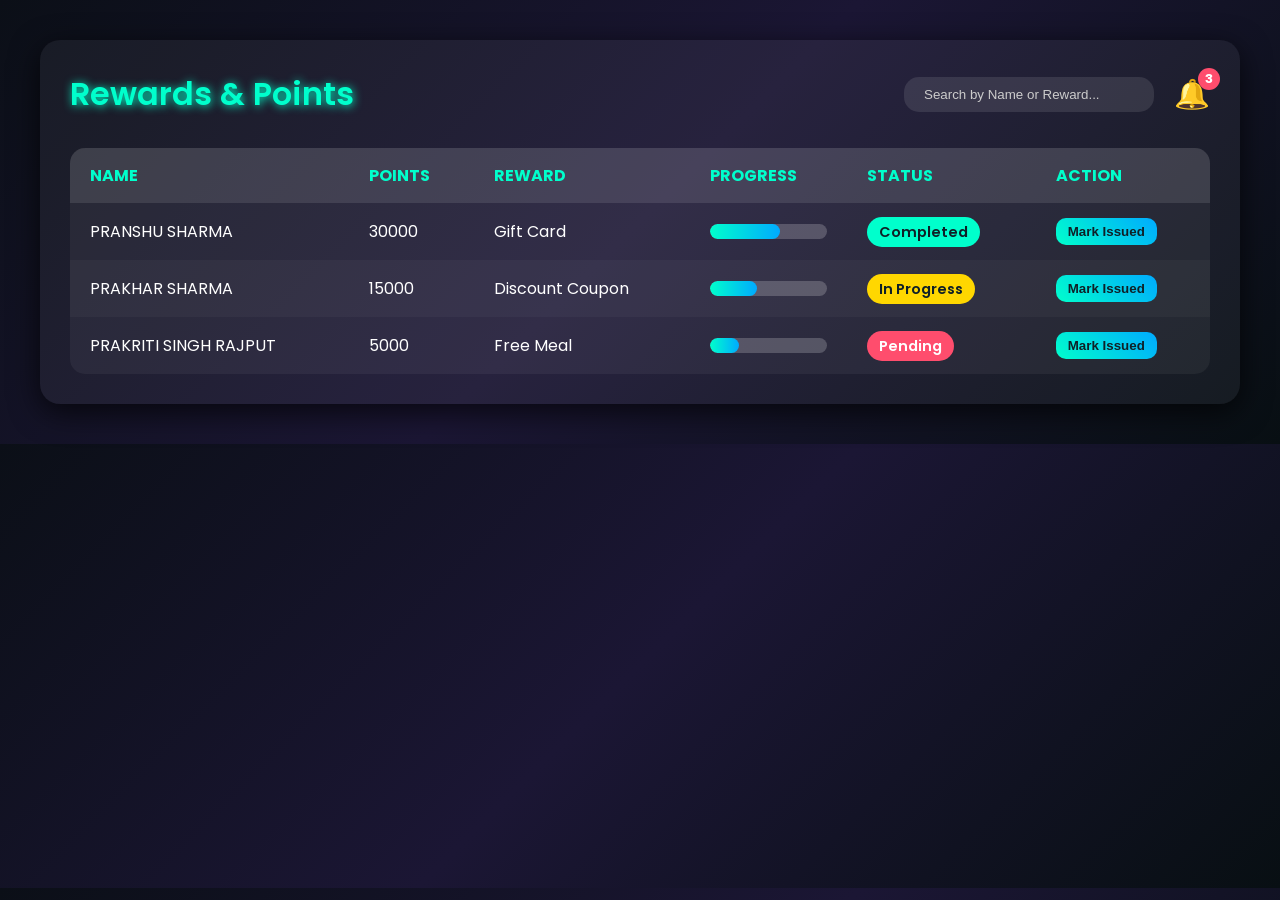
<file: rewardsandpoints.html>
<!DOCTYPE html>
<html lang="en">
<head>
<meta charset="UTF-8">
<meta name="viewport" content="width=device-width, initial-scale=1.0">
<title>Municipality Rewards & Points Admin Panel</title>
<link href="https://fonts.googleapis.com/css2?family=Poppins:wght@400;600&display=swap" rel="stylesheet">
<style>
/* Reset & Base */
* {margin:0; padding:0; box-sizing:border-box;}
body {
    font-family: 'Poppins', sans-serif;
    background: linear-gradient(135deg, #0b0f17, #1b1634, #080f13);
    color: #fff;
}

/* Dashboard container */
.dashboard {
    max-width: 1200px;
    margin: 40px auto;
    padding: 30px;
    background: rgba(255,255,255,0.05);
    border-radius: 20px;
    box-shadow: 0 8px 30px rgba(0,0,0,0.7);
    position: relative;
}

/* Header */
header {
    display: flex;
    justify-content: space-between;
    align-items: center;
    margin-bottom: 30px;
}
header h1 {
    font-weight: 600;
    font-size: 2rem;
    color: #00ffcc;
    text-shadow: 1px 1px 10px #00ffcc;
}
header input {
    padding: 10px 20px;
    border-radius: 15px;
    border: none;
    outline: none;
    width: 250px;
    background: rgba(255,255,255,0.1);
    color: #fff;
}
header input::placeholder {color:#ccc;}

/* Notification Bell */
.notification {
    position: relative;
    margin-left: 20px;
    cursor: pointer;
    font-size: 1.8rem;
    color: #00ffcc;
}
.notification .badge-count {
    position: absolute;
    top: -5px;
    right: -10px;
    background: #ff4d6d;
    color: #fff;
    border-radius: 50%;
    padding: 2px 7px;
    font-size: 0.8rem;
    font-weight: bold;
}
.dropdown {
    display: none;
    position: absolute;
    top: 35px;
    right: 0;
    background: rgba(0,0,0,0.9);
    border-radius: 12px;
    width: 300px;
    max-height: 400px;
    overflow-y: auto;
    box-shadow: 0 5px 20px rgba(0,255,204,0.3);
    z-index: 100;
}
.dropdown.active {display:block;}
.dropdown p {
    padding: 12px 15px;
    border-bottom: 1px solid rgba(255,255,255,0.1);
    font-size: 0.95rem;
}
.dropdown p:hover {background: rgba(0,255,204,0.2); cursor:pointer;}

/* Table Styles */
.table-container {overflow-x:auto;}
table {
    width: 100%;
    border-collapse: collapse;
    border-radius: 15px;
    overflow: hidden;
    background: rgba(255,255,255,0.05);
}
th, td {
    padding: 15px 20px;
    text-align: left;
    cursor: pointer;
    transition: all 0.3s;
}
th {
    background: rgba(255,255,255,0.1);
    color: #00ffcc;
    text-transform: uppercase;
}
tr:nth-child(even) {background: rgba(255,255,255,0.03);}
tr:hover {background: rgba(0,255,204,0.1);}

/* Progress Bar */
.progress {
    background: rgba(255,255,255,0.2);
    border-radius: 20px;
    height: 15px;
    width: 100%;
    overflow: hidden;
}
.progress div {
    height: 100%;
    border-radius: 20px;
    background: linear-gradient(90deg,#00ffcc,#00aaff);
    animation: fill 2s ease forwards;
    width: 0;
}
@keyframes fill {100% {width: var(--width);} }

/* Status badges */
.status {
    padding: 5px 12px;
    border-radius: 15px;
    font-weight: 600;
    font-size: 0.9rem;
}
.status.completed {background:#00ffcc; color:#0f2027;}
.status.pending {background:#ff4d6d; color:#fff;}
.status.inprogress {background:#ffd700; color:#0f2027;}

/* Futuristic Badges */
.badge {
    display:inline-block;
    padding:5px 10px;
    border-radius:12px;
    background:linear-gradient(45deg,#ff6ec7,#00ffcc);
    color:#0f2027;
    font-weight:600;
    margin-left:10px;
    box-shadow:0 4px 15px rgba(0,255,204,0.5);
    animation: pulse 2s infinite;
}
@keyframes pulse {
    0%,100% {transform:scale(1);}
    50% {transform:scale(1.1);}
}

/* Tooltip */
td[title]:hover::after {
    content: attr(title);
    position: absolute;
    background: rgba(0,0,0,0.8);
    color: #fff;
    padding: 6px 10px;
    border-radius: 8px;
    font-size: 0.85rem;
    white-space: nowrap;
    transform: translate(-50%, -120%);
}

/* Admin Action Button */
.admin-btn {
    padding: 6px 12px;
    border-radius: 10px;
    background: linear-gradient(45deg,#00ffcc,#00aaff);
    color: #0f2027;
    font-weight: 600;
    cursor: pointer;
    border: none;
    transition: all 0.3s;
}
.admin-btn:hover {
    box-shadow: 0 0 15px #00ffcc, 0 0 25px #00aaff;
}

</style>
</head>
<body>

<div class="dashboard">
    <header>
        <h1> Rewards & Points </h1>
        <div style="display:flex;align-items:center;">
            <input type="text" id="searchInput" placeholder="Search by Name or Reward...">
            <div class="notification" onclick="toggleDropdown()">
                🔔
                <span class="badge-count" id="notifCount">3</span>
                <div class="dropdown" id="notifDropdown">
                    <p>New reward claimed by Tom</p>
                    <p>Points updated for Alice</p>
                    <p>Bob reward is pending</p>
                </div>
            </div>
        </div>
    </header>

    <div class="table-container">
        <table id="pointsTable">
            <thead>
                <tr>
                    <th onclick="sortTable(0)">Name</th>
                    <th onclick="sortTable(1)">Points</th>
                    <th onclick="sortTable(2)">Reward</th>
                    <th>Progress</th>
                    <th>Status</th>
                    <th>Action</th>
                </tr>
            </thead>
            <tbody>
                <tr>
                    <td title="Employee ID: 001">PRANSHU SHARMA </td>
                    <td>30000</td>
                    <td title="Gift card worth $50">Gift Card</td>
                    <td><div class="progress"><div style="--width:60%"></div></div></td>
                    <td><span class="status completed">Completed</span></td>
                    <td><button class="admin-btn" onclick="markIssued(this)">Mark Issued</button></td>
                </tr>
                <tr>
                    <td title="Employee ID: 002">PRAKHAR SHARMA</td>
                    <td>15000</td>
                    <td title="Discount 20%">Discount Coupon</td>
                    <td><div class="progress"><div style="--width:40%"></div></div></td>
                    <td><span class="status inprogress">In Progress</span></td>
                    <td><button class="admin-btn" onclick="markIssued(this)">Mark Issued</button></td>
                </tr>
                <tr>
                    <td title="Employee ID: 003">PRAKRITI SINGH RAJPUT</td>
                    <td>5000</td>
                    <td title="Free meal voucher">Free Meal</td>
                    <td><div class="progress"><div style="--width:25%"></div></div></td>
                    <td><span class="status pending">Pending</span></td>
                    <td><button class="admin-btn" onclick="markIssued(this)">Mark Issued</button></td>
                </tr>
            </tbody>
        </table>
    </div>
</div>

<script>
// Search Functionality
const searchInput = document.getElementById('searchInput');
searchInput.addEventListener('keyup', function() {
    const filter = searchInput.value.toLowerCase();
    const rows = document.querySelectorAll('#pointsTable tbody tr');
    rows.forEach(row => {
        const name = row.cells[0].textContent.toLowerCase();
        const reward = row.cells[2].textContent.toLowerCase();
        row.style.display = (name.includes(filter) || reward.includes(filter)) ? '' : 'none';
    });
});

// Sort Table
function sortTable(n) {
    let table = document.getElementById("pointsTable");
    let rows = Array.from(table.rows).slice(1);
    let asc = table.asc = !table.asc;

    rows.sort((a,b)=>{
        let x = a.cells[n].textContent;
        let y = b.cells[n].textContent;
        if(!isNaN(x) && !isNaN(y)) return asc ? x-y : y-x;
        return asc ? x.localeCompare(y) : y.localeCompare(x);
    });

    rows.forEach(row => table.tBodies[0].appendChild(row));
}

// Notification Dropdown
function toggleDropdown() {
    document.getElementById('notifDropdown').classList.toggle('active');
}

// Admin Mark Issued
function markIssued(btn) {
    const row = btn.closest('tr');
    const status = row.querySelector('.status');
    status.textContent = 'Completed';
    status.className = 'status completed';
    alert('Reward marked as issued!');
}
</script>

</body>
</html>
</file>
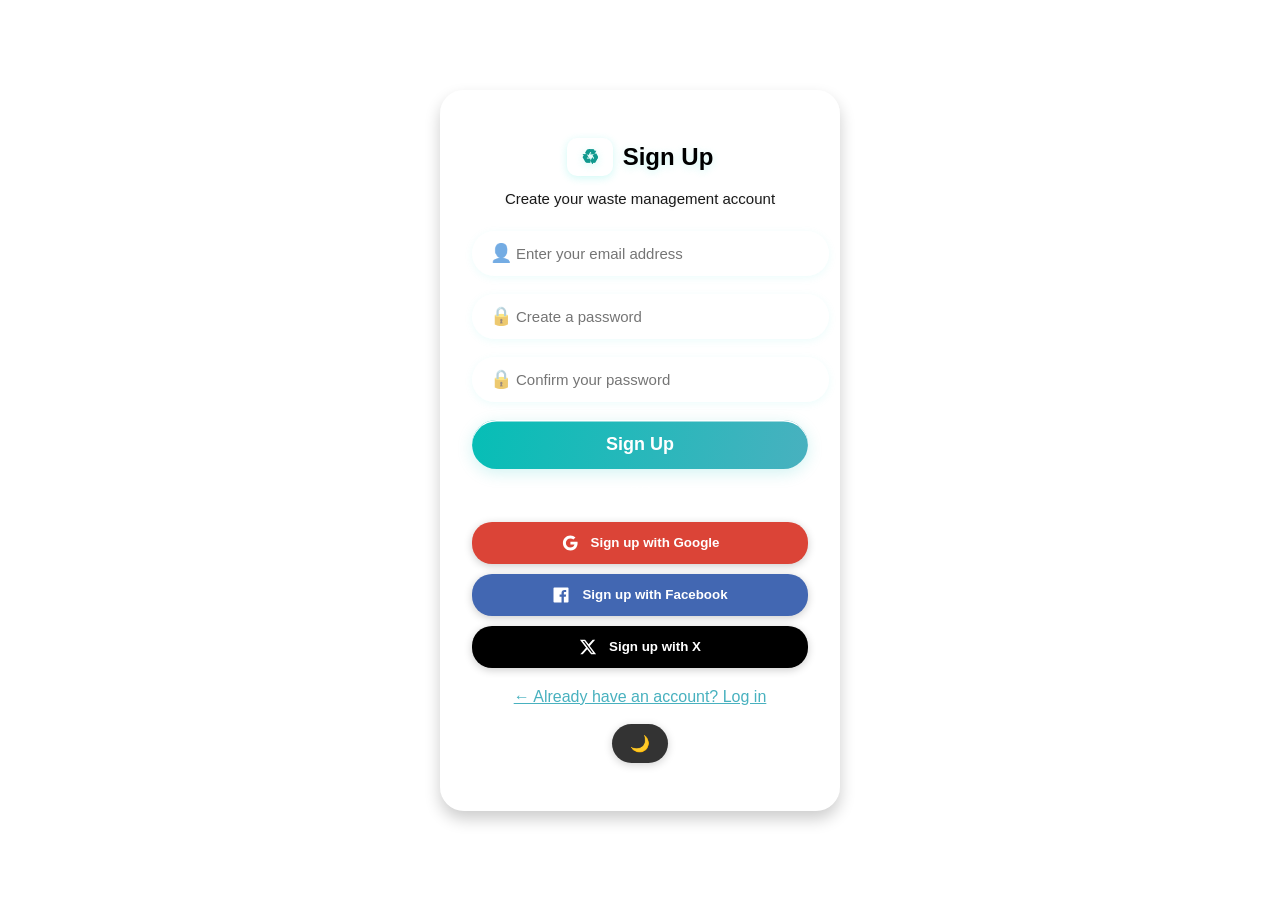
<file: signup.html>
<!DOCTYPE html>
<html lang="en">
<head>
  <meta charset="UTF-8">
  <meta name="viewport" content="width=device-width, initial-scale=1.0">
  <title>Sign Up - Smart Waste Management System</title>
  <link rel="stylesheet" href="style.css">
  <style>
    .social-buttons {
      display: flex;
      flex-direction: column;
      gap: 10px;
      margin-top: 20px;
    }
    
    .social-btn {
       display: flex;
       align-items: center;
       justify-content: center;
       padding: 12px;
       border-radius: 20px;
       border: none;
       font-weight: 600;
       cursor: pointer;
       transition: 0.3s;
       color: white;
       gap: 12px;
       box-shadow: 0 2px 8px rgba(0,0,0,0.2);
     }
    
    .google-btn {
      background-color: #DB4437;
    }
    
    .google-btn:hover {
      background-color: #c53929;
    }

    .facebook-btn {
      background-color: #4267B2;
    }
    
    .facebook-btn:hover {
      background-color: #365899;
    }

    .x-btn {
      background-color: #000000;
    }
    
    .x-btn:hover {
      background-color: #333333;
    }
    
    .social-btn:hover {
      opacity: 0.9;
    }
    
    .divider {
      display: flex;
      align-items: center;
      margin: 15px 0;
      color: rgba(255,255,255,0.7);
    }
    
    .divider::before,
    .divider::after {
      content: "";
      flex: 1;
      border-bottom: 1px solid rgba(255,255,255,0.3);
    }
    
    .divider::before {
      margin-right: 10px;
    }
    
    .divider::after {
      margin-left: 10px;
    }
    
    .signup-message {
      margin-top: 20px;
      padding: 15px;
      border-radius: 10px;
      background-color: rgba(255,255,255,0.2);
      display: none;
    }
    
    .success {
      background-color: rgba(76, 175, 80, 0.3);
      color: #2e7d32;
    }
    
    .error {
      background-color: rgba(244, 67, 54, 0.3);
      color: #c62828;
    }
    
    .loading {
      background-color: rgba(33, 150, 243, 0.3);
      color: #1565c0;
    }
    
    /* Loading spinner animation */
    .loading-spinner {
      display: inline-block;
      width: 20px;
      height: 20px;
      border: 3px solid rgba(255,255,255,0.3);
      border-radius: 50%;
      border-top-color: white;
      animation: spin 1s ease-in-out infinite;
      margin-right: 10px;
      vertical-align: middle;
    }
    
    @keyframes spin {
      to { transform: rotate(360deg); }
    }
    
    .back-link {
      margin-top: 20px;
      color: #48b1bf;
      text-decoration: underline;
      cursor: pointer;
    }
  </style>
</head>
<body>
  <div class="card-3d">
    <div class="card-inner">
      <div class="logo">
        <span>♻</span> Sign Up
      </div>
      <div class="subtitle">Create your waste management account</div>
      
      <!-- Email Signup Form -->
      <div class="input-box user">
        <input type="text" id="email" placeholder="Enter your email address">
      </div>
      <div class="input-box pass">
        <input type="password" id="password" placeholder="Create a password">
      </div>
      <div class="input-box pass">
        <input type="password" id="confirmPassword" placeholder="Confirm your password">
      </div>
      <button class="btn login-btn" onclick="signupWithEmail()">Sign Up</button>
      
      <!-- Divider -->
      <div class="divider">OR</div>
      
      <!-- Social Media Signup Buttons -->
       <div class="social-buttons">
         <button class="social-btn google-btn" onclick="signupWithGoogle()">
           <svg xmlns="http://www.w3.org/2000/svg" width="18" height="18" viewBox="0 0 24 24" fill="white">
             <path d="M12.545,10.239v3.821h5.445c-0.712,2.315-2.647,3.972-5.445,3.972c-3.332,0-6.033-2.701-6.033-6.032s2.701-6.032,6.033-6.032c1.498,0,2.866,0.549,3.921,1.453l2.814-2.814C17.503,2.988,15.139,2,12.545,2C7.021,2,2.543,6.477,2.543,12s4.478,10,10.002,10c8.396,0,10.249-7.85,9.426-11.748L12.545,10.239z"/>
           </svg>
           Sign up with Google
         </button>
         <button class="social-btn facebook-btn" onclick="signupWithFacebook()">
           <svg xmlns="http://www.w3.org/2000/svg" width="18" height="18" viewBox="0 0 24 24" fill="white">
             <path d="M20.9,2H3.1C2.5,2,2,2.5,2,3.1v17.8C2,21.5,2.5,22,3.1,22h9.6v-7.7h-2.6v-3h2.6V9.2c0-2.6,1.6-4,3.9-4c1.1,0,2.1,0.1,2.3,0.1v2.7h-1.6c-1.3,0-1.5,0.6-1.5,1.5v1.9h3l-0.4,3h-2.6V22h5.1c0.6,0,1.1-0.5,1.1-1.1V3.1C22,2.5,21.5,2,20.9,2z"/>
           </svg>
           Sign up with Facebook
         </button>
         <button class="social-btn x-btn" onclick="signupWithX()">
           <svg xmlns="http://www.w3.org/2000/svg" width="18" height="18" viewBox="0 0 24 24" fill="white">
             <path d="M18.244 2.25h3.308l-7.227 8.26 8.502 11.24H16.17l-5.214-6.817L4.99 21.75H1.68l7.73-8.835L1.254 2.25H8.08l4.713 6.231zm-1.161 17.52h1.833L7.084 4.126H5.117z"/>
           </svg>
           Sign up with X
         </button>
       </div>
      
      <div id="signupMessage" class="signup-message">
        <!-- Message will be displayed here -->
      </div>
      
      <div class="back-link" onclick="window.location.href='index.html'">
        ← Already have an account? Log in
      </div>
      
      <button class="dark-toggle" onclick="toggleDarkMode()">🌙</button>
    </div>
  </div>
  
  <script>
    // Email signup function
    function signupWithEmail() {
      const email = document.getElementById('email').value.trim();
      const password = document.getElementById('password').value;
      const confirmPassword = document.getElementById('confirmPassword').value;
      const messageEl = document.getElementById('signupMessage');
      
      // Validate inputs
      if (!email || !password || !confirmPassword) {
        messageEl.innerHTML = '⚠️ Please fill in all fields';
        messageEl.className = 'signup-message error';
        messageEl.style.display = 'block';
        return;
      }
      
      // Email validation
      const emailRegex = /^[^\s@]+@[^\s@]+\.[^\s@]+$/;
      if (!emailRegex.test(email)) {
        messageEl.innerHTML = '⚠️ Please enter a valid email address';
        messageEl.className = 'signup-message error';
        messageEl.style.display = 'block';
        return;
      }
      
      // Password match validation
      if (password !== confirmPassword) {
        messageEl.innerHTML = '⚠️ Passwords do not match';
        messageEl.className = 'signup-message error';
        messageEl.style.display = 'block';
        return;
      }
      
      // Password strength validation (simple example)
      if (password.length < 8) {
        messageEl.innerHTML = '⚠️ Password must be at least 8 characters long';
        messageEl.className = 'signup-message error';
        messageEl.style.display = 'block';
        return;
      }
      
      // Simulate signup process
      messageEl.innerHTML = '<div class="loading-spinner"></div> Creating your account...';
      messageEl.className = 'signup-message loading';
      messageEl.style.display = 'block';
      
      // Call real backend signup API
      fetch('/api/auth/signup', {
        method: 'POST',
        headers: { 'Content-Type': 'application/json' },
        credentials: 'include',
        body: JSON.stringify({ email, password, name: email.split('@')[0] })
      })
      .then(async (res) => {
        const data = await res.json().catch(()=>({}));
        if (!res.ok) throw new Error(data.error || 'Signup failed');
        messageEl.innerHTML = '✅ Account created successfully! Redirecting to dashboard...';
        messageEl.className = 'signup-message success';
        try { sessionStorage.setItem('swms_user', JSON.stringify(data.user)); } catch(e) {}
        setTimeout(() => { window.location.href = 'dashboard.html'; }, 1200);
      })
      .catch(err => {
        messageEl.innerHTML = '❌ ' + (err.message || 'Signup failed');
        messageEl.className = 'signup-message error';
      });
    }
    
    // Social media signup functions
    function signupWithGoogle() {
      const messageEl = document.getElementById('signupMessage');
      messageEl.innerHTML = '<div class="loading-spinner"></div> Connecting to Google...';
      messageEl.style.display = 'block';
      messageEl.className = 'signup-message loading';
      
      // Simulate API call
      setTimeout(() => {
        messageEl.innerHTML = '✅ Successfully signed up with Google! Redirecting to dashboard...';
        messageEl.className = 'signup-message success';
        
        // Simulate redirect to dashboard
        setTimeout(() => {
          window.location.href = 'dashboard.html';
        }, 2000);
      }, 1500);
    }

    function signupWithFacebook() {
      const messageEl = document.getElementById('signupMessage');
      messageEl.innerHTML = '<div class="loading-spinner"></div> Connecting to Facebook...';
      messageEl.style.display = 'block';
      messageEl.className = 'signup-message loading';
      
      // Simulate API call
      setTimeout(() => {
        messageEl.innerHTML = '✅ Successfully signed up with Facebook! Redirecting to dashboard...';
        messageEl.className = 'signup-message success';
        
        // Simulate redirect to dashboard
        setTimeout(() => {
          window.location.href = 'dashboard.html';
        }, 2000);
      }, 1500);
    }

    function signupWithX() {
      const messageEl = document.getElementById('signupMessage');
      messageEl.innerHTML = '<div class="loading-spinner"></div> Connecting to X...';
      messageEl.style.display = 'block';
      messageEl.className = 'signup-message loading';
      
      // Simulate API call
      setTimeout(() => {
        messageEl.innerHTML = '✅ Successfully signed up with X! Redirecting to dashboard...';
        messageEl.className = 'signup-message success';
        
        // Simulate redirect to dashboard
        setTimeout(() => {
          window.location.href = 'dashboard.html';
        }, 2000);
      }, 1500);
    }
    
    // Simple dark mode toggle
    function toggleDarkMode() {
      if (document.documentElement.getAttribute('data-theme') === 'dark') {
        document.documentElement.removeAttribute('data-theme');
      } else {
        document.documentElement.setAttribute('data-theme', 'dark');
      }
    }
    
    // Card styling (no 3D movement)
    const card3d = document.querySelector('.card-3d');
    const cardInner = document.querySelector('.card-inner');
    
    // Set static styling without 3D effects
    if (cardInner) {
      cardInner.style.transform = 'scale(1)';
    }
  </script>
</body>
</html>
</file>
<file: style.css>
/* Background gradient */
body {
  margin: 0;
  height: 100vh;
  display: flex;
  justify-content: center;
  align-items: center;
  background: linear-gradient(135deg,#9B4CE0);
  font-family: "Poppins", sans-serif;
  overflow: hidden;
  transition: background 0.4s ease;
}

/* Dark mode background */
[data-theme="dark"] body {
  background: linear-gradient(135deg, #000000, #063630, #040103);
  color: #f4f4f4;
}

/* Card container */
.card-3d {
  width: 400px;
  height: 500px;
  display: flex;
  align-items: center;
  justify-content: center;
}

.card-inner {
  background: rgba(255,255,255,0.12);
  border-radius: 24px;
  box-shadow: 0 8px 16px rgba(0,0,0,0.2), 0 1.5px 0 #fff inset;
  padding: 48px 32px;
  text-align: center;
  width: 100%;
  transition: box-shadow 0.3s ease;
  position: relative;
  z-index: 10;
}

.card-3d:hover .card-inner {
  box-shadow: 0 12px 24px rgba(0,0,0,0.25), 0 2px 0 #fff inset;
}

[data-theme="dark"] .card-inner {
  background: rgba(0,0,0,0.32);
}

.logo {
  font-size: 24px;
  font-weight: 700;
  margin-bottom: 14px;
  display: flex;
  justify-content: center;
  align-items: center;
  gap: 10px;
  text-shadow: 0 2px 8px rgba(18,223,206,0.2);
}

.logo span {
  background: white;
  color: #11998e;
  font-weight: bold;
  padding: 7px 14px;
  border-radius: 10px;
  font-size: 20px;
  box-shadow: 0 2px 8px rgba(18,223,206,0.2);
}

[data-theme="dark"] .logo span {
  color: #38ef7d;
}

.subtitle {
  font-size: 15px;
  margin-bottom: 24px;
  opacity: 0.9;
  text-shadow: 0 1px 4px rgba(0,0,0,0.08);
}

/* Input box */
.input-box {
  position: relative;
  margin: 18px 0;
}

.input-box input {
  width: 80%;
  padding: 14px 44px 14px 44px;
  border-radius: 40px;
  border: none;
  outline: none;
  font-size: 15px;
  box-shadow: 0 2px 8px rgba(18,223,206,0.08);
  background: rgba(255,255,255,0.7);
  transition: box-shadow 0.3s;
}


.input-box input:focus {
  box-shadow: 0 4px 16px rgba(18,223,206,0.18);
}

.input-box::before {
  position: absolute;
  left: 18px;
  top: 50%;
  transform: translateY(-50%);
  font-size: 18px;
  opacity: 0.6;
}

.input-box.user::before { content: "👤"; }
.input-box.pass::before { content: "🔒"; }

/* Button */
.btn {
  display: inline-block;
  width: 100%;
  padding: 14px;
  border-radius: 30px;
  border: none;
  background: linear-gradient(100deg, #06beb6 0%, #48b1bf 100%);
  color: white;
  font-size: 18px;
  font-weight: 700;
  cursor: pointer;
  box-shadow: 0 4px 16px rgba(6,190,182,0.18), 0 1.5px 0 #fff inset;
  transition: 0.3s, box-shadow 0.3s;
}

/* Forgot Password Button */
.forgot-btn {
  display: inline-block;
  width: 70%;
  padding: 10px;
  margin-top: 10px;
  border-radius: 20px;
  border: none;
  background: transparent;
  color: #e91e63; /* Changed color to pink */
  font-size: 14px;
  font-weight: 600;
  cursor: pointer;
  transition: 0.3s;
  text-decoration: underline;
}

.forgot-btn:hover {
  color: #c2185b;
  transform: scale(1.05);
}

.btn:active {
  box-shadow: 0 2px 8px rgba(6,190,182,0.12);
  transform: scale(0.98);
}

.btn:hover {
  opacity: 0.95;
  transform: scale(1.02);
  box-shadow: 0 8px 32px rgba(6,190,182,0.28), 0 2px 0 #fff inset;
}

/* Footer text */
.footer {
  margin-top: 18px;
  font-size: 14px;
  opacity: 0.85;
  text-shadow: 0 1px 4px rgba(0,0,0,0.08);
}

/* Signup link */
.signup-link {
  color: #e91e63;
  text-decoration: underline;
  font-weight: 600;
  transition: 0.3s;
}

.signup-link:hover {
  color: #c2185b;
}

/* Dark mode toggle */
.dark-toggle {
  margin-top: 18px;
  padding: 10px 18px;
  border-radius: 20px;
  background: #333;
  color: white;
  border: none;
  cursor: pointer;
  font-size: 16px;
  box-shadow: 0 2px 8px rgba(0,0,0,0.18);
  transition: background 0.3s, color 0.3s;
}

[data-theme="dark"] .dark-toggle {
  background: #eee;
  color: #333;
}

/* Account section */
.account-section {
  display: none;
  margin-top: 24px;
  padding: 12px;
  border-radius: 12px;
  background: rgba(255,255,255,0.22);
  box-shadow: 0 2px 8px rgba(18,223,206,0.08);
  transform: translateZ(12px);
}

[data-theme="dark"] .account-section {
  background: rgba(0,0,0,0.32);
}

.logout-btn {
  background: #c62828;
  color: white;
  border: none;
  padding: 8px 16px;
  border-radius: 7px;
  cursor: pointer;
  margin-top: 12px;
  font-weight: 600;
  box-shadow: 0 2px 8px rgba(198,40,40,0.18);
  transition: background 0.3s;
}

.logout-btn:hover {
  background: #b71c1c;
}

/* Floating dots for depth */
body::before {
  content: "";
  position: absolute;
  top: 0; left: 0;
  width: 100%; height: 100%;
  background: radial-gradient(circle at 20% 20%, #fff 2px, transparent 2px),
              radial-gradient(circle at 80% 80%, #fff 2px, transparent 2px),
              radial-gradient(circle at 50% 50%, #fff 1.5px, transparent 1.5px);
  background-size: 120px 120px;
  opacity: 0.12;
  z-index: 0;
  pointer-events: none;
}
</file>
<file: awarness.css>
body {
  margin: 0;
  font-family: 'Poppins', sans-serif;
  background: linear-gradient(135deg, #ffffff, #c3b4f8);
  perspective: 2500px;
  overflow-x: hidden;
  color: #333;
}

/* Header */
header {
  text-align: center;
  padding: 100px 20px;
  background: linear-gradient(120deg, #4caf50, #81c784);
  color: white;
  border-radius: 0 0 50px 50px;
  box-shadow: 0 20px 60px rgba(0,0,0,0.25);
  transform-style: preserve-3d;
}
header h1 { font-size: 3em; margin: 0; text-shadow: 2px 2px 12px rgba(0,0,0,0.3); }
header p { font-size: 1.3em; margin-top: 10px; }

/* Floating elements */
.floating-element {
  position: absolute;
  border-radius: 50%;
  background: rgba(76,175,80,0.2);
  box-shadow: 0 0 30px rgba(76,175,80,0.6);
  animation: float 10s ease-in-out infinite alternate;
}
@keyframes float {
  0% { transform: translateY(0); }
  100% { transform: translateY(-50px); }
}

/* Timeline */
.timeline {
  position: relative;
  width: 80%;
  max-width: 1200px;
  margin: 100px auto;
  padding: 50px 0;
}
.timeline::before {
  content: '';
  position: absolute;
  left: 50%;
  transform: translateX(-50%);
  width: 8px;
  height: 100%;
  background: #4caf50;
  border-radius: 4px;
  box-shadow: 0 0 20px rgba(76,175,80,0.6);
}
.timeline-item {
  position: relative;
  width: 50%;
  padding: 20px 40px;
  box-sizing: border-box;
  opacity: 0;
  transform: translateY(80px) rotateY(20deg);
  transition: all 1s ease;
}
.timeline-item.visible {
  opacity: 1;
  transform: translateY(0) rotateY(0deg);
}
.timeline-item:nth-child(odd) { left: 0; text-align: right; }
.timeline-item:nth-child(even) { left: 50%; text-align: left; }
.timeline-item::after {
  content: '';
  position: absolute;
  top: 20px;
  width: 20px;
  height: 20px;
  background: #4caf50;
  border-radius: 50%;
  box-shadow: 0 0 20px rgba(76,175,80,0.8);
}
.timeline-item:nth-child(odd)::after { right: -10px; }
.timeline-item:nth-child(even)::after { left: -10px; }

/* Video card */
.video-card {
  background: #ffffffcc;
  border-radius: 25px;
  overflow: hidden;
  box-shadow: 0 20px 50px rgba(0,0,0,0.25);
  margin-top: 20px;
}
.video-card iframe {
  width: 100%;
  height: 220px;
  border: none;
}
.video-card h2 {
  padding: 15px;
  font-size: 1.2em;
  text-align: center;
  background: #f4f4f4;
  margin: 0;
}

/* Footer */
footer {
  text-align: center;
  padding: 50px;
  background: linear-gradient(to right, #4caf50, #81c784);
  color: white;
  border-radius: 50px 50px 0 0;
  box-shadow: 0 -20px 60px rgba(0,0,0,0.25);
}

/* Responsive */
@media (max-width: 768px) {
  .timeline-item, .timeline-item:nth-child(even), .timeline-item:nth-child(odd) {
    width: 100%; left: 0 !important; text-align: center !important;
  }
  .timeline-item::after { left: 50%; transform: translateX(-50%); }
  .video-card iframe { height: 180px; }
  header h1 { font-size: 2em; }
  header p { font-size: 1em; }
}
</file>
